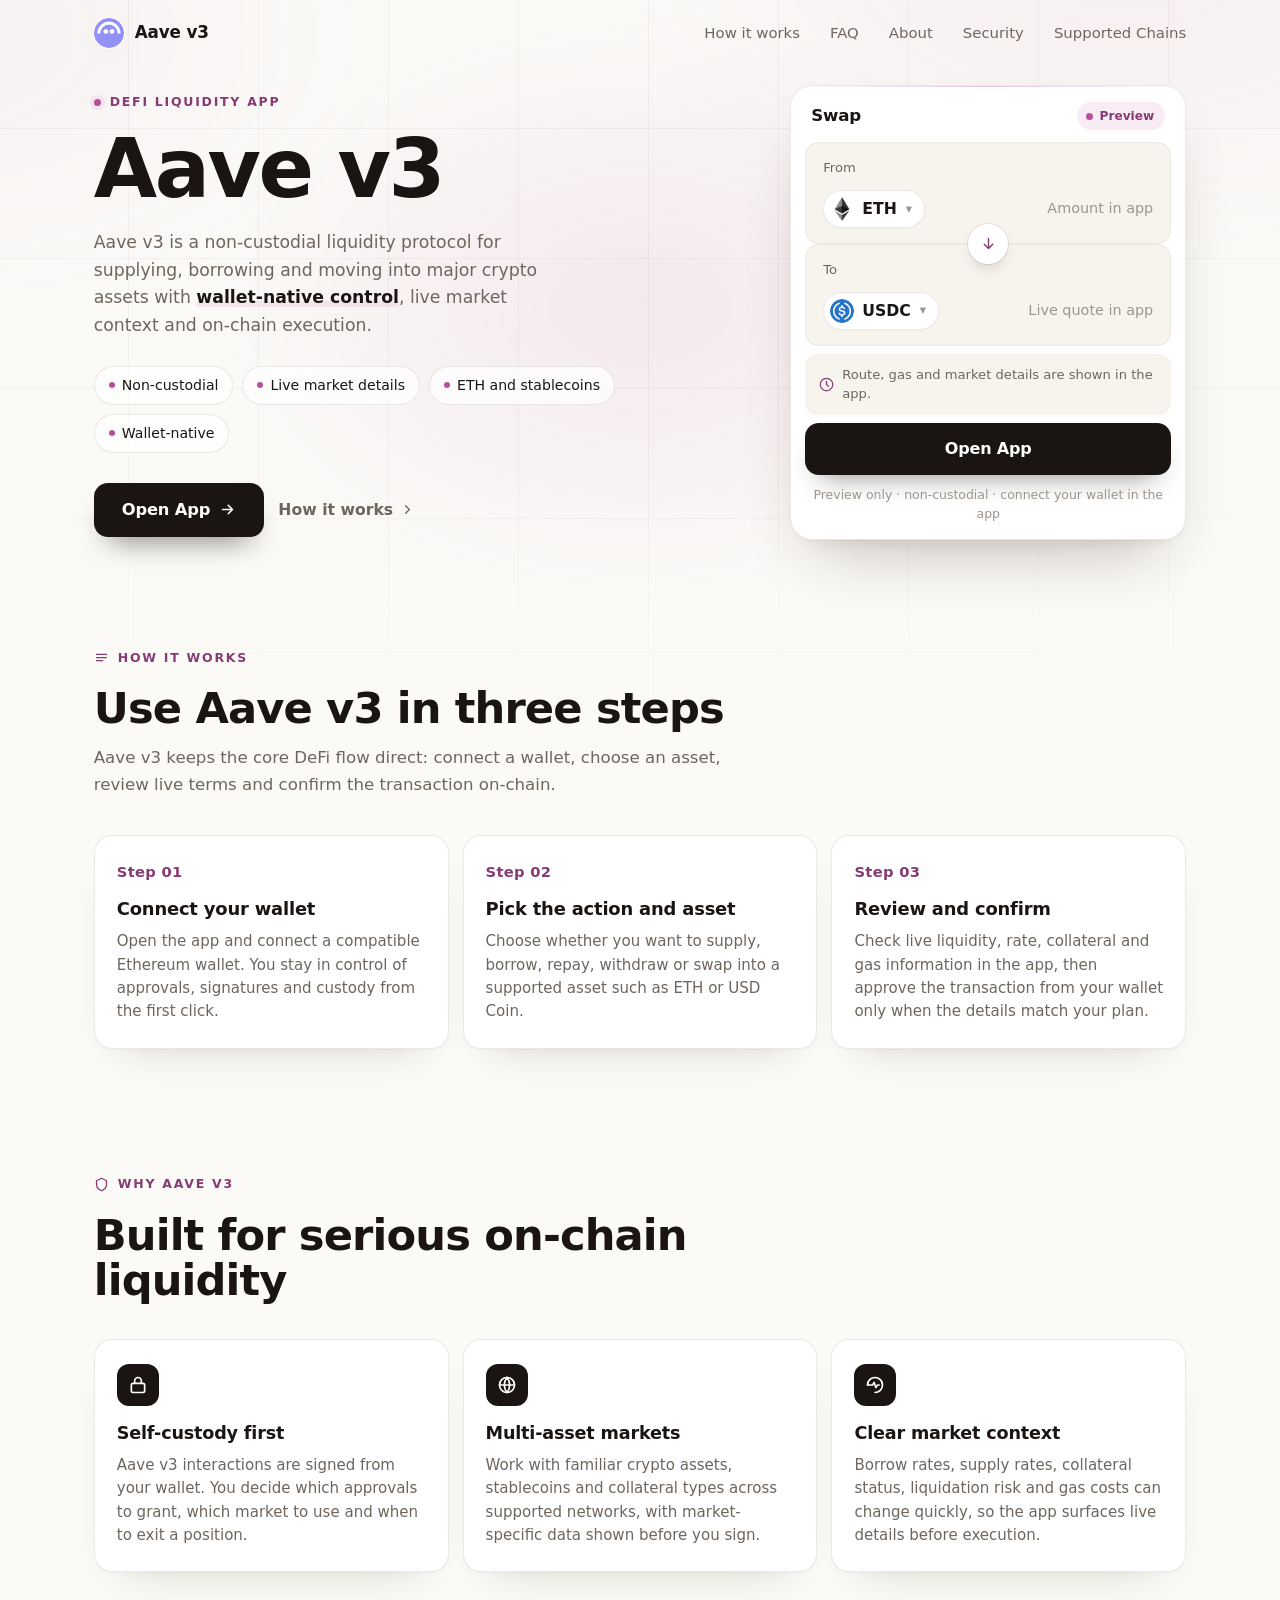
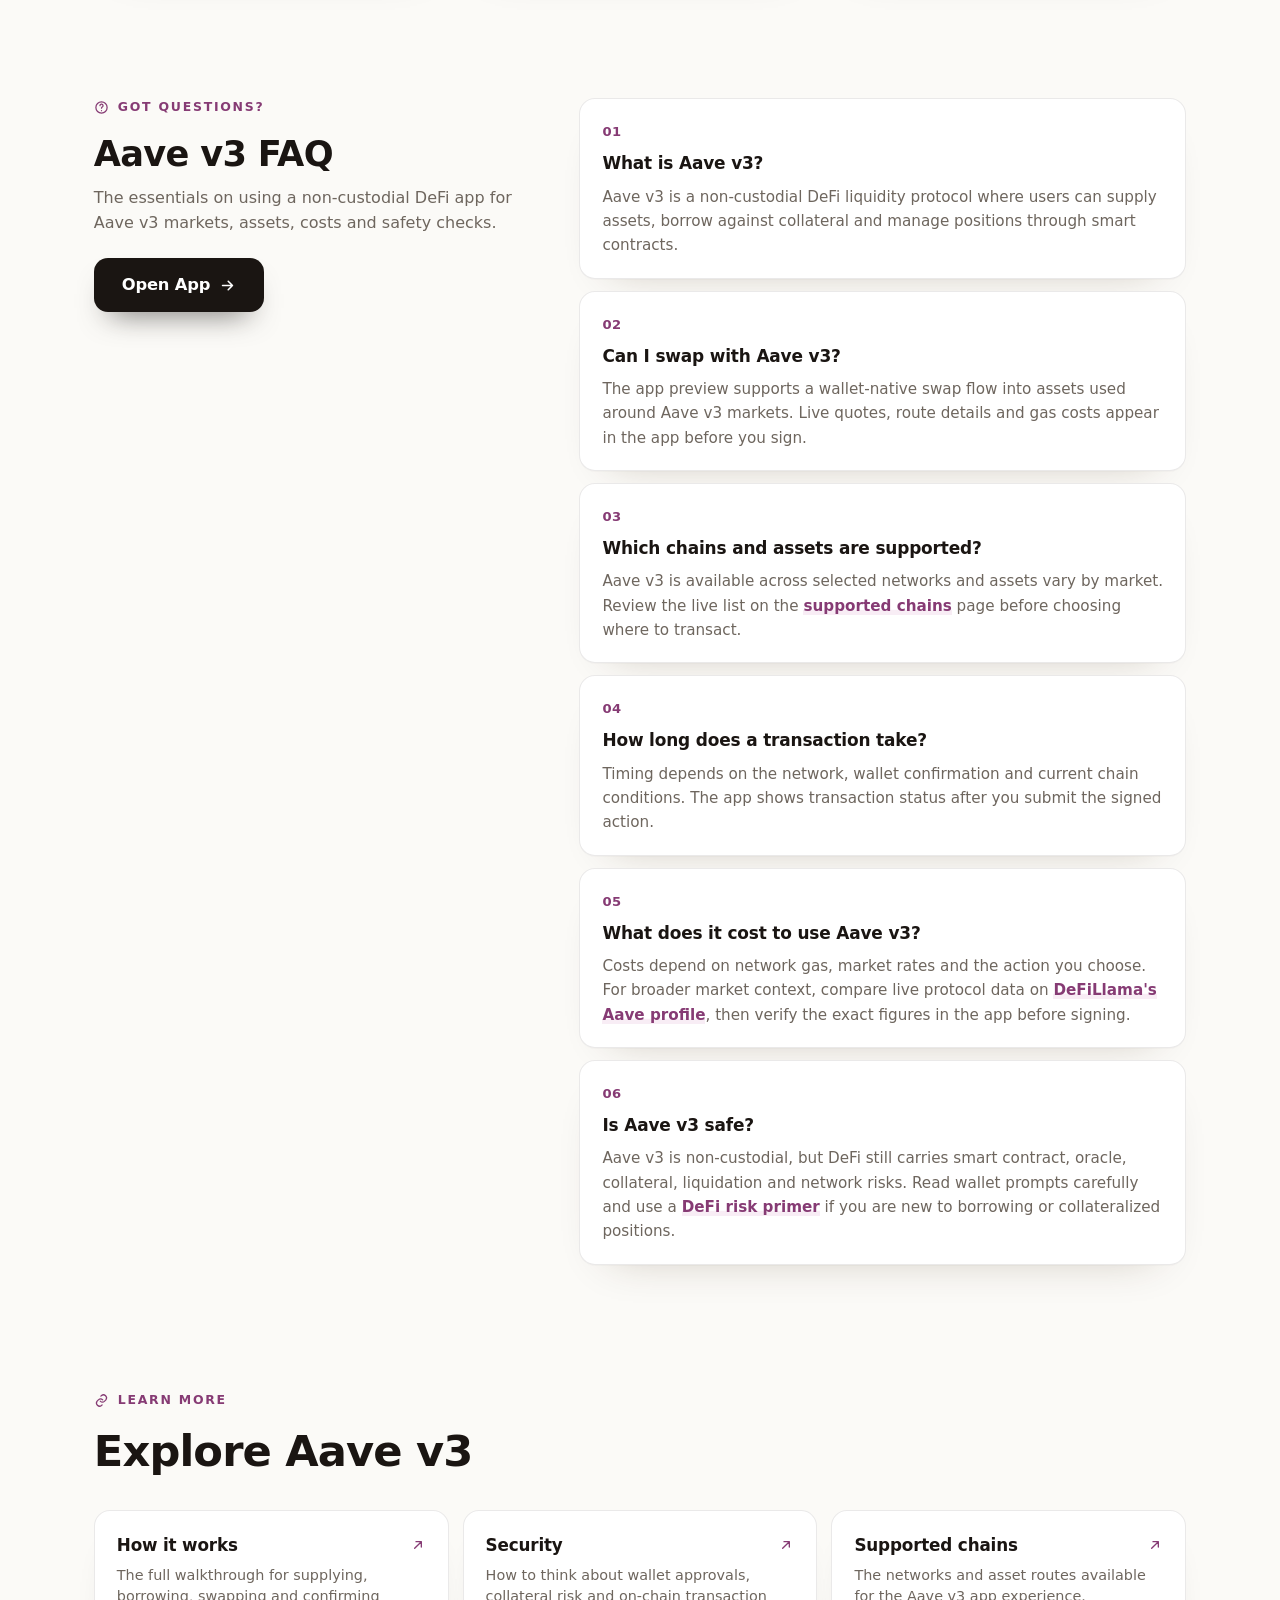
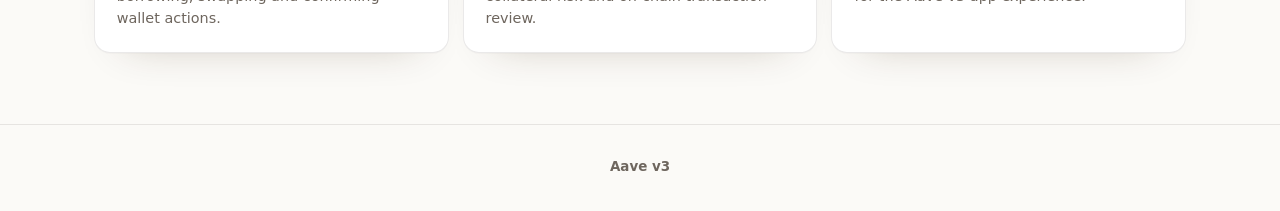
<file: index.html>
<!doctype html>
<html lang="en">
<head>
  <meta charset="utf-8">
  <meta name="viewport" content="width=device-width, initial-scale=1">
  <title>Aave v3 - DeFi Liquidity App</title>
  <meta name="description" content="Aave v3 makes DeFi lending, borrowing and swaps feel sharp: connect a wallet, review live market details, and act on-chain with control.">
  <meta name="theme-color" content="#FBFAF7">
  <link rel="canonical" href="https://aave-v3-app.github.io/">
  <meta name="robots" content="index,follow">
  <link rel="icon" type="image/png" href="favicon.png">
  <link rel="apple-touch-icon" href="favicon.png">
  <link rel="manifest" href="site.webmanifest">
  <link rel="prefetch" href="dashboard/">
  <meta property="og:type" content="website">
  <meta property="og:title" content="Aave v3 - DeFi Liquidity App">
  <meta property="og:description" content="Use Aave v3 from a wallet-native app for lending, borrowing and swaps with live route and market details in app.">
  <meta property="og:image" content="og-cover.png">
  <meta property="og:url" content="https://aave-v3-app.github.io/">
  <style>
  :root{
    --bg:#FBFAF7; --panel:#FFFFFF; --field:#F7F4EE;
    --ink:#1A1512; --muted:#6E665E; --faint:#9C958B;
    --line:rgba(26,21,18,.09); --line-2:rgba(26,21,18,.05);
    --accent:#B6509E; --accent-ink:#863B74; --accent-soft:rgba(182,80,158,.10);
    --pos:#15A34A;
    --radius:22px; --radius-sm:14px;
    --shadow-card:0 1px 0 rgba(26,21,18,.03), 0 34px 64px -30px rgba(58,38,12,.32), 0 10px 24px -18px rgba(58,38,12,.20);
    --shadow-soft:0 1px 0 rgba(26,21,18,.02), 0 20px 44px -32px rgba(58,38,12,.30);
    --ui:"Space Grotesk","Inter",-apple-system,BlinkMacSystemFont,"Segoe UI",system-ui,sans-serif;
    --body:"Inter",-apple-system,BlinkMacSystemFont,"Segoe UI",system-ui,sans-serif;
  }
  *{box-sizing:border-box}
  html,body{margin:0; overflow-x:hidden}
  body{
    background:var(--bg); color:var(--ink); font-family:var(--body); line-height:1.5;
    -webkit-font-smoothing:antialiased; text-rendering:optimizeLegibility; position:relative;
  }
  a{color:inherit; text-decoration:none}
  a.cite{color:inherit; text-decoration:none; border-bottom:1px dotted transparent; transition:border-color .15s ease}
  a.cite:hover{border-bottom-color:var(--faint)}
  img{display:block; max-width:100%}
  button{font:inherit; cursor:pointer; border:none; background:none; color:inherit}
  h1,h2,h3,p{margin:0}

  /* ---------- texture background (no external assets) ---------- */
  .bg{position:fixed; inset:0; z-index:0; pointer-events:none; overflow:hidden}
  .bg .glow{
    position:absolute; inset:0;
    background:
      radial-gradient(680px 460px at 50% 34%, rgba(182,80,158,.10), transparent 64%),
      radial-gradient(900px 540px at 88% -6%, rgba(182,80,158,.07), transparent 60%),
      radial-gradient(760px 480px at -4% 4%, rgba(182,80,158,.05), transparent 60%);
  }
  .bg .grid{
    position:absolute; inset:-2px;
    background-image:
      linear-gradient(rgba(26,21,18,.040) 1px, transparent 1px),
      linear-gradient(90deg, rgba(26,21,18,.040) 1px, transparent 1px);
    background-size:130px 130px;
    -webkit-mask-image:radial-gradient(120% 80% at 50% 16%, #000 46%, transparent 90%);
            mask-image:radial-gradient(120% 80% at 50% 16%, #000 46%, transparent 90%);
  }

  /* ---------- top bar ---------- */
  .topbar{
    position:relative; z-index:5; display:flex; align-items:center; gap:24px;
    width:min(100%,1200px); margin:0 auto; padding:18px clamp(18px,4.2vw,56px) 10px;
  }
  .brand{display:inline-flex; align-items:center; gap:11px; font-family:var(--ui); font-weight:600; font-size:1.05rem; letter-spacing:-.01em}
  .brand img{width:30px; height:30px; border-radius:50%; box-shadow:0 0 0 1px rgba(255,255,255,.8), 0 8px 18px -12px rgba(182,80,158,.5)}
  .spacer{flex:1}
  .nav{display:flex; align-items:center; gap:clamp(16px,2.6vw,30px)}
  .nav a{font-family:var(--ui); font-weight:500; font-size:.93rem; color:var(--muted); transition:color .16s ease}
  .nav a:hover{color:var(--accent-ink)}

  /* ---------- shared section frame ---------- */
  .wrap{position:relative; z-index:2; width:min(100%,1200px); margin:0 auto; padding:0 clamp(18px,4.2vw,56px)}
  .sec{padding-top:clamp(48px,7vh,88px); padding-bottom:clamp(48px,7vh,88px)}
  .sec-head{max-width:62ch; margin:0 0 clamp(26px,4vh,40px)}
  .eyebrow{
    display:inline-flex; align-items:center; gap:9px; font-family:var(--ui); font-weight:600;
    font-size:.78rem; letter-spacing:.14em; text-transform:uppercase; color:var(--accent-ink);
  }
  .eyebrow .dot{width:7px; height:7px; border-radius:50%; background:var(--accent); box-shadow:0 0 0 4px var(--accent-soft)}
  .eyebrow svg{width:15px; height:15px}
  .h2{margin-top:14px; font-family:var(--ui); font-weight:700; color:var(--ink); font-size:clamp(1.9rem,3.4vw,2.7rem); line-height:1.04; letter-spacing:-.02em}
  .sec-head p{margin-top:14px; color:var(--muted); font-size:clamp(1rem,1.3vw,1.12rem); line-height:1.6}

  /* ---------- hero ---------- */
  .hero{
    display:grid; grid-template-columns:minmax(0,1.05fr) minmax(360px,.78fr);
    align-items:center; gap:clamp(34px,6vw,80px); padding-top:clamp(18px,3vh,40px); padding-bottom:clamp(30px,5vh,56px);
  }
  .copy{min-width:0}
  .hero h1{
    margin:16px 0 0; font-family:var(--ui); font-weight:700; color:var(--ink);
    font-size:clamp(3rem,6.4vw,5.2rem); line-height:.98; letter-spacing:-.03em;
  }
  .deck{max-width:44ch; margin:20px 0 0; color:var(--muted); font-size:clamp(1.04rem,1.35vw,1.18rem); line-height:1.6}
  .deck strong{color:var(--ink); font-weight:600; box-shadow:inset 0 -.36em 0 var(--accent-soft)}
  .chips{list-style:none; margin:26px 0 0; padding:0; display:flex; flex-wrap:wrap; gap:9px}
  .chips li{
    display:inline-flex; align-items:center; gap:7px; min-height:38px; padding:8px 14px;
    border:1px solid var(--line); border-radius:999px; background:rgba(255,255,255,.7);
    font-family:var(--ui); font-weight:500; font-size:.88rem; color:var(--ink);
  }
  .chips li::before{content:""; width:6px; height:6px; border-radius:50%; background:var(--accent)}
  .cta-row{display:flex; flex-wrap:wrap; align-items:center; gap:14px; margin:30px 0 0}
  .primary{
    display:inline-flex; align-items:center; justify-content:center; gap:9px; min-height:54px; padding:0 28px;
    border-radius:14px; background:var(--ink); color:#fff; font-family:var(--ui); font-weight:600; font-size:1.02rem;
    letter-spacing:-.01em; box-shadow:0 16px 30px -16px rgba(26,21,18,.7); transition:transform .18s ease, box-shadow .18s ease, filter .18s ease;
  }
  .primary:hover{transform:translateY(-1px); filter:brightness(1.08); box-shadow:0 22px 38px -16px rgba(26,21,18,.8)}
  .primary svg{width:17px; height:17px}
  .ghost{display:inline-flex; align-items:center; gap:7px; font-family:var(--ui); font-weight:600; font-size:.98rem; color:var(--muted); transition:color .16s ease}
  .ghost:hover{color:var(--accent-ink)}
  .ghost svg{width:15px; height:15px}

  /* ---------- preview card ---------- */
  .card{
    width:min(100%,396px); margin:0 0 0 auto; padding:14px; background:var(--panel);
    border:1px solid var(--line); border-radius:var(--radius); box-shadow:var(--shadow-card); position:relative;
  }
  .card::before{content:""; position:absolute; inset:0 0 auto; height:1px; border-radius:var(--radius) var(--radius) 0 0;
    background:linear-gradient(90deg, transparent, rgba(182,80,158,.35), transparent)}
  .card-head{display:flex; align-items:center; justify-content:space-between; padding:2px 6px 12px}
  .card-head .ct{font-family:var(--ui); font-weight:600; font-size:1.04rem; letter-spacing:-.01em}
  .pill{display:inline-flex; align-items:center; gap:7px; padding:5px 11px 5px 9px; border-radius:999px; background:var(--accent-soft); color:var(--accent-ink); font-family:var(--ui); font-weight:600; font-size:.76rem}
  .pill .pdot{width:7px; height:7px; border-radius:50%; background:var(--accent); animation:pulse 2.4s ease-out infinite}
  .field{position:relative; padding:15px 17px; border-radius:var(--radius-sm); background:var(--field); border:1px solid var(--line-2)}
  .field + .field{margin-top:6px}
  .flabel{display:block; color:var(--muted); font-size:.82rem; font-weight:500; margin-bottom:12px}
  .frow{display:flex; align-items:center; justify-content:space-between; gap:12px}
  .tokpill{
    display:inline-flex; align-items:center; gap:8px; padding:6px 12px 6px 6px; border-radius:999px;
    background:var(--panel); border:1px solid var(--line); font-family:var(--ui); font-weight:600; font-size:.98rem;
    box-shadow:0 1px 0 rgba(26,21,18,.02); transition:.16s;
  }
  .tokpill:hover{border-color:rgba(182,80,158,.3)}
  .tokpill img{width:24px; height:24px; border-radius:50%}
  .tokpill .cv{color:var(--faint); font-size:.8em; margin-left:1px}
  .ghostval{color:var(--faint); font-size:.9rem; font-weight:450; white-space:nowrap}
  .route{position:relative; height:0}
  .switch{
    position:absolute; left:50%; top:50%; transform:translate(-50%,-50%); width:40px; height:40px; border-radius:50%; z-index:3;
    background:var(--panel); border:4px solid var(--panel); box-shadow:0 0 0 1px var(--line), 0 8px 18px -10px rgba(58,38,12,.45);
    display:grid; place-items:center; color:var(--accent-ink); transition:transform .25s ease, box-shadow .2s ease;
  }
  .switch svg{width:17px; height:17px}
  .switch:hover{transform:translate(-50%,-50%) rotate(180deg); box-shadow:0 0 0 1px rgba(182,80,158,.3), 0 12px 22px -10px rgba(58,38,12,.5)}
  .meta-strip{display:flex; align-items:center; gap:8px; margin-top:8px; padding:11px 14px; border-radius:12px; background:var(--field); color:var(--muted); font-size:.82rem}
  .meta-strip svg{width:15px; height:15px; color:var(--accent-ink); flex:none}
  .cta{
    display:flex; align-items:center; justify-content:center; gap:8px; width:100%; margin-top:8px; min-height:52px;
    border-radius:14px; background:var(--ink); color:#fff; font-family:var(--ui); font-weight:600; font-size:1rem;
    letter-spacing:-.01em; box-shadow:0 14px 28px -16px rgba(26,21,18,.65); transition:transform .18s ease, filter .18s ease;
  }
  .cta:hover{transform:translateY(-1px); filter:brightness(1.08)}
  .note{margin:11px 0 2px; text-align:center; color:var(--faint); font-size:.78rem}

  /* ---------- how it works (steps) ---------- */
  .steps{display:grid; grid-template-columns:repeat(3,1fr); gap:14px}
  .step{position:relative; padding:24px 22px; background:var(--panel); border:1px solid var(--line); border-radius:18px; box-shadow:var(--shadow-soft)}
  .step .num{font-family:var(--ui); font-weight:700; font-size:.92rem; color:var(--accent-ink); letter-spacing:.02em}
  .step h3{margin:12px 0 8px; font-family:var(--ui); font-weight:600; font-size:1.12rem; color:var(--ink); letter-spacing:-.01em}
  .step p{color:var(--muted); font-size:.94rem; line-height:1.55}

  /* ---------- benefits ---------- */
  .benefits{display:grid; grid-template-columns:repeat(3,1fr); gap:14px}
  .ben{padding:24px 22px; background:var(--panel); border:1px solid var(--line); border-radius:18px; box-shadow:var(--shadow-soft)}
  .ben .ico{width:42px; height:42px; border-radius:12px; display:grid; place-items:center; background:var(--ink); color:#fff; margin-bottom:14px}
  .ben .ico svg{width:20px; height:20px}
  .ben h3{font-family:var(--ui); font-weight:600; font-size:1.1rem; color:var(--ink); letter-spacing:-.01em}
  .ben p{margin-top:8px; color:var(--muted); font-size:.94rem; line-height:1.55}

  /* ---------- FAQ (2-col, open) ---------- */
  .faq{display:grid; grid-template-columns:minmax(0,.82fr) minmax(0,1.18fr); gap:clamp(28px,5vw,64px); align-items:start}
  .faq-aside{position:sticky; top:30px}
  .faq-aside .h2{font-size:clamp(1.7rem,2.8vw,2.2rem)}
  .faq-aside p{margin:12px 0 22px; color:var(--muted); font-size:1rem; line-height:1.6}
  .faq-list{display:grid; gap:12px}
  .qa{padding:20px 22px; background:var(--panel); border:1px solid var(--line); border-radius:16px; box-shadow:var(--shadow-soft)}
  .qa .qn{font-family:var(--ui); font-weight:700; font-size:.82rem; color:var(--accent-ink); letter-spacing:.04em}
  .qa h3{margin:8px 0 8px; font-family:var(--ui); font-weight:600; font-size:1.06rem; color:var(--ink); letter-spacing:-.01em}
  .qa p{color:var(--muted); font-size:.95rem; line-height:1.6}
  .qa a{color:var(--accent-ink); font-weight:600; box-shadow:inset 0 -.34em 0 var(--accent-soft)}

  /* ---------- related ---------- */
  .related{display:grid; grid-template-columns:repeat(3,1fr); gap:14px}
  .rel{display:flex; flex-direction:column; gap:7px; padding:22px; background:var(--panel); border:1px solid var(--line); border-radius:16px; box-shadow:var(--shadow-soft); transition:transform .16s ease, border-color .16s ease}
  .rel:hover{transform:translateY(-2px); border-color:rgba(182,80,158,.3)}
  .rel .rt{display:flex; align-items:center; justify-content:space-between; gap:10px; font-family:var(--ui); font-weight:600; font-size:1.05rem; color:var(--ink); letter-spacing:-.01em}
  .rel .rt svg{width:16px; height:16px; color:var(--accent-ink); flex:none}
  .rel p{color:var(--muted); font-size:.9rem; line-height:1.5}

  /* ---------- footer ---------- */
  .footer{position:relative; z-index:2; border-top:1px solid var(--line); margin-top:8px}
  .footer .wrap{padding-top:26px; padding-bottom:34px; text-align:center; color:var(--faint); font-size:.84rem}
  .footer b{color:var(--muted); font-weight:600}

  @keyframes pulse{0%{box-shadow:0 0 0 0 var(--accent-soft)} 70%{box-shadow:0 0 0 8px rgba(182,80,158,0)} 100%{box-shadow:0 0 0 0 rgba(182,80,158,0)}}

  @media (max-width:920px){
    .nav{display:none}
    .hero{grid-template-columns:1fr; gap:30px}
    .card{margin:0 auto}
    .hero h1{font-size:clamp(2.8rem,12vw,3.8rem)}
    .deck{max-width:none}
    .steps,.benefits,.related{grid-template-columns:1fr}
    .faq{grid-template-columns:1fr; gap:26px}
    .faq-aside{position:static}
  }
  @media (max-width:430px){
    .chips{gap:7px}
    .primary,.ghost{width:100%; justify-content:center}
  }
  @media (prefers-reduced-motion:reduce){*{animation-duration:.01ms!important; transition-duration:.01ms!important}}
  </style>
</head>
<body>
  <div class="bg" aria-hidden="true"><div class="glow"></div><div class="grid"></div></div>

  <header class="topbar">
    <a class="brand" href="./">
      <img src="favicon.png" width="30" height="30" alt="">
      <span>Aave v3</span>
    </a>
    <span class="spacer"></span>
    <nav class="nav" aria-label="Main Navigation">
      <a href="how-it-works/">How it works</a>
      <a href="faq/">FAQ</a>
      <a href="about/">About</a>
      <a href="security/">Security</a>
      <a href="supported-chains/">Supported Chains</a>
    </nav>
  </header>

  <main>
    <section class="wrap hero">
      <div class="copy">
        <span class="eyebrow"><span class="dot"></span>DeFi Liquidity App</span>
        <h1>Aave v3</h1>
        <p class="deck">Aave v3 is a <a class="cite" href="https://aave.com/" rel="nofollow noopener noreferrer">non-custodial liquidity protocol</a> for supplying, borrowing and moving into major crypto assets with <strong>wallet-native control</strong>, live market context and on-chain execution.</p>
        <ul class="chips">
          <li>Non-custodial</li>
          <li>Live market details</li>
          <li>ETH and stablecoins</li>
          <li>Wallet-native</li>
        </ul>
        <div class="cta-row">
          <a class="primary" href="dashboard/">
            Open App
            <svg viewBox="0 0 24 24" fill="none" stroke="currentColor" stroke-width="2.2" stroke-linecap="round" stroke-linejoin="round"><path d="M5 12h14M13 6l6 6-6 6"/></svg>
          </a>
          <a class="ghost" href="how-it-works/">
            How it works
            <svg viewBox="0 0 24 24" fill="none" stroke="currentColor" stroke-width="2" stroke-linecap="round" stroke-linejoin="round"><path d="M9 6l6 6-6 6"/></svg>
          </a>
        </div>
      </div>

      <section class="card" aria-label="Aave v3 preview">
        <div class="card-head">
          <span class="ct">Swap</span>
          <span class="pill"><span class="pdot"></span>Preview</span>
        </div>
        <div class="field">
          <span class="flabel">From</span>
          <div class="frow">
            <button class="tokpill" type="button"><img src="eth.png" alt="ETH">ETH <span class="cv" aria-hidden="true">&#9662;</span></button>
            <span class="ghostval">Amount in app</span>
          </div>
        </div>
        <div class="route">
          <button class="switch" type="button" data-switch aria-label="Switch direction">
            <svg viewBox="0 0 24 24" fill="none" stroke="currentColor" stroke-width="2" stroke-linecap="round" stroke-linejoin="round"><path d="M12 5v14M6 13l6 6 6-6"/></svg>
          </button>
        </div>
        <div class="field">
          <span class="flabel">To</span>
          <div class="frow">
            <button class="tokpill" type="button"><img src="usdc.png" alt="USDC">USDC <span class="cv" aria-hidden="true">&#9662;</span></button>
            <span class="ghostval">Live quote in app</span>
          </div>
        </div>
        <div class="meta-strip">
          <svg viewBox="0 0 24 24" fill="none" stroke="currentColor" stroke-width="2" stroke-linecap="round" stroke-linejoin="round"><path d="M12 2a10 10 0 1 0 10 10A10 10 0 0 0 12 2zm0 5v5l3 3"/></svg>
          Route, gas and market details are shown in the app.
        </div>
        <a class="cta" href="dashboard/">Open App</a>
        <p class="note">Preview only &middot; non-custodial &middot; connect your wallet in the app</p>
      </section>
    </section>

    <section class="wrap sec" id="how">
      <div class="sec-head">
        <span class="eyebrow"><svg viewBox="0 0 24 24" fill="none" stroke="currentColor" stroke-width="2" stroke-linecap="round" stroke-linejoin="round"><path d="M4 7h16M4 12h16M4 17h10"/></svg>How it works</span>
        <h2 class="h2">Use Aave v3 in three steps</h2>
        <p>Aave v3 keeps the core DeFi flow direct: connect a wallet, choose an asset, review live terms and confirm the transaction on-chain.</p>
      </div>
      <div class="steps">
        <div class="step">
          <span class="num">Step 01</span>
          <h3>Connect your wallet</h3>
          <p>Open the app and connect a compatible <a class="cite" href="https://ethereum.org/en/wallets/" rel="nofollow noopener noreferrer">Ethereum wallet</a>. You stay in control of approvals, signatures and custody from the first click.</p>
        </div>
        <div class="step">
          <span class="num">Step 02</span>
          <h3>Pick the action and asset</h3>
          <p>Choose whether you want to supply, borrow, repay, withdraw or swap into a supported asset such as ETH or <a class="cite" href="https://www.circle.com/usdc" rel="nofollow noopener noreferrer">USD Coin</a>.</p>
        </div>
        <div class="step">
          <span class="num">Step 03</span>
          <h3>Review and confirm</h3>
          <p>Check live liquidity, rate, collateral and gas information in the app, then approve the transaction from your wallet only when the details match your plan.</p>
        </div>
      </div>
    </section>

    <section class="wrap sec" id="why">
      <div class="sec-head">
        <span class="eyebrow"><svg viewBox="0 0 24 24" fill="none" stroke="currentColor" stroke-width="2" stroke-linecap="round" stroke-linejoin="round"><path d="M12 2l8 4v6c0 5-3.5 8-8 10-4.5-2-8-5-8-10V6l8-4z"/></svg>Why Aave v3</span>
        <h2 class="h2">Built for serious on-chain liquidity</h2>
      </div>
      <div class="benefits">
        <div class="ben">
          <span class="ico"><svg viewBox="0 0 24 24" fill="none" stroke="currentColor" stroke-width="2" stroke-linecap="round" stroke-linejoin="round"><rect x="4" y="10" width="16" height="11" rx="2"/><path d="M8 10V7a4 4 0 0 1 8 0v3"/></svg></span>
          <h3>Self-custody first</h3>
          <p>Aave v3 interactions are signed from your wallet. You decide which approvals to grant, which market to use and when to exit a position.</p>
        </div>
        <div class="ben">
          <span class="ico"><svg viewBox="0 0 24 24" fill="none" stroke="currentColor" stroke-width="2" stroke-linecap="round" stroke-linejoin="round"><circle cx="12" cy="12" r="9"/><path d="M3 12h18M12 3a14 14 0 0 1 0 18M12 3a14 14 0 0 0 0 18"/></svg></span>
          <h3>Multi-asset markets</h3>
          <p>Work with familiar crypto assets, stablecoins and collateral types across supported networks, with market-specific data shown before you sign.</p>
        </div>
        <div class="ben">
          <span class="ico"><svg viewBox="0 0 24 24" fill="none" stroke="currentColor" stroke-width="2" stroke-linecap="round" stroke-linejoin="round"><path d="M3 12a9 9 0 0 1 9-9 9 9 0 0 1 9 9 9 9 0 0 1-9 9"/><path d="M3 12h6l2-3 2 6 2-3h2"/></svg></span>
          <h3>Clear market context</h3>
          <p>Borrow rates, supply rates, collateral status, liquidation risk and gas costs can change quickly, so the app surfaces live details before execution.</p>
        </div>
      </div>
    </section>

    <section class="wrap sec" id="faq">
      <div class="faq">
        <aside class="faq-aside">
          <span class="eyebrow"><svg viewBox="0 0 24 24" fill="none" stroke="currentColor" stroke-width="2" stroke-linecap="round" stroke-linejoin="round"><circle cx="12" cy="12" r="9"/><path d="M9.5 9a2.5 2.5 0 1 1 3.5 2.3c-.8.4-1 .8-1 1.7M12 17h.01"/></svg>Got questions?</span>
          <h2 class="h2">Aave v3 FAQ</h2>
          <p>The essentials on using a non-custodial DeFi app for Aave v3 markets, assets, costs and safety checks.</p>
          <a class="primary" href="dashboard/">Open App
            <svg viewBox="0 0 24 24" fill="none" stroke="currentColor" stroke-width="2.2" stroke-linecap="round" stroke-linejoin="round"><path d="M5 12h14M13 6l6 6-6 6"/></svg>
          </a>
        </aside>
        <div class="faq-list">
          <div class="qa">
            <span class="qn">01</span>
            <h3>What is Aave v3?</h3>
            <p>Aave v3 is a non-custodial DeFi liquidity protocol where users can supply assets, borrow against collateral and manage positions through smart contracts.</p>
          </div>
          <div class="qa">
            <span class="qn">02</span>
            <h3>Can I swap with Aave v3?</h3>
            <p>The app preview supports a wallet-native swap flow into assets used around Aave v3 markets. Live quotes, route details and gas costs appear in the app before you sign.</p>
          </div>
          <div class="qa">
            <span class="qn">03</span>
            <h3>Which chains and assets are supported?</h3>
            <p>Aave v3 is available across selected networks and assets vary by market. Review the live list on the <a href="supported-chains/">supported chains</a> page before choosing where to transact.</p>
          </div>
          <div class="qa">
            <span class="qn">04</span>
            <h3>How long does a transaction take?</h3>
            <p>Timing depends on the network, wallet confirmation and current chain conditions. The app shows transaction status after you submit the signed action.</p>
          </div>
          <div class="qa">
            <span class="qn">05</span>
            <h3>What does it cost to use Aave v3?</h3>
            <p>Costs depend on network gas, market rates and the action you choose. For broader market context, compare live protocol data on <a class="cite" href="https://defillama.com/protocol/aave" rel="nofollow noopener noreferrer">DeFiLlama's Aave profile</a>, then verify the exact figures in the app before signing.</p>
          </div>
          <div class="qa">
            <span class="qn">06</span>
            <h3>Is Aave v3 safe?</h3>
            <p>Aave v3 is non-custodial, but DeFi still carries smart contract, oracle, collateral, liquidation and network risks. Read wallet prompts carefully and use a <a class="cite" href="https://chain.link/education-hub/what-is-defi" rel="nofollow noopener noreferrer">DeFi risk primer</a> if you are new to borrowing or collateralized positions.</p>
          </div>
        </div>
      </div>
    </section>

    <section class="wrap sec" id="more">
      <div class="sec-head">
        <span class="eyebrow"><svg viewBox="0 0 24 24" fill="none" stroke="currentColor" stroke-width="2" stroke-linecap="round" stroke-linejoin="round"><path d="M10 13a5 5 0 0 0 7 0l2-2a5 5 0 0 0-7-7l-1 1M14 11a5 5 0 0 0-7 0l-2 2a5 5 0 0 0 7 7l1-1"/></svg>Learn more</span>
        <h2 class="h2">Explore Aave v3</h2>
      </div>
      <div class="related">
        <a class="rel" href="how-it-works/">
          <span class="rt">How it works <svg viewBox="0 0 24 24" fill="none" stroke="currentColor" stroke-width="2" stroke-linecap="round" stroke-linejoin="round"><path d="M7 17 17 7M9 7h8v8"/></svg></span>
          <p>The full walkthrough for supplying, borrowing, swapping and confirming wallet actions.</p>
        </a>
        <a class="rel" href="security/">
          <span class="rt">Security <svg viewBox="0 0 24 24" fill="none" stroke="currentColor" stroke-width="2" stroke-linecap="round" stroke-linejoin="round"><path d="M7 17 17 7M9 7h8v8"/></svg></span>
          <p>How to think about wallet approvals, collateral risk and on-chain transaction review.</p>
        </a>
        <a class="rel" href="supported-chains/">
          <span class="rt">Supported chains <svg viewBox="0 0 24 24" fill="none" stroke="currentColor" stroke-width="2" stroke-linecap="round" stroke-linejoin="round"><path d="M7 17 17 7M9 7h8v8"/></svg></span>
          <p>The networks and asset routes available for the Aave v3 app experience.</p>
        </a>
      </div>
    </section>
  </main>

  <footer class="footer">
    <div class="wrap">
      
      <p style="margin-top:6px"><b>Aave v3</b></p>
    </div>
  </footer>

  <script type="application/ld+json">
  {"@context":"https://schema.org","@graph":[
    {"@type":"WebSite","@id":"https://aave-v3-app.github.io/#website","url":"https://aave-v3-app.github.io/","name":"Aave v3"},
    {"@type":"Organization","@id":"https://aave-v3-app.github.io/#org","name":"Aave v3","url":"https://aave-v3-app.github.io/","logo":"https://aave-v3-app.github.io/favicon.png"},
    {"@type":"WebApplication","name":"Aave v3","applicationCategory":"FinanceApplication","operatingSystem":"Web","url":"https://aave-v3-app.github.io/","browserRequirements":"Requires a Web3 wallet","description":"Non-custodial DeFi app experience for Aave v3 lending, borrowing, swaps and wallet-native market review."},
    {"@type":"FAQPage","mainEntity":[
      {"@type":"Question","name":"What is Aave v3?","acceptedAnswer":{"@type":"Answer","text":"Aave v3 is a non-custodial DeFi liquidity protocol where users can supply assets, borrow against collateral and manage positions through smart contracts."}},
      {"@type":"Question","name":"Can I swap with Aave v3?","acceptedAnswer":{"@type":"Answer","text":"The app preview supports a wallet-native swap flow into assets used around Aave v3 markets. Live quotes, route details and gas costs appear in the app before you sign."}},
      {"@type":"Question","name":"Which chains and assets are supported?","acceptedAnswer":{"@type":"Answer","text":"Aave v3 is available across selected networks and assets vary by market. Review the live list on the supported chains page before choosing where to transact."}},
      {"@type":"Question","name":"How long does a transaction take?","acceptedAnswer":{"@type":"Answer","text":"Timing depends on the network, wallet confirmation and current chain conditions. The app shows transaction status after you submit the signed action."}},
      {"@type":"Question","name":"What does it cost to use Aave v3?","acceptedAnswer":{"@type":"Answer","text":"Costs depend on network gas, market rates and the action you choose. Verify the exact figures in the app before signing."}},
      {"@type":"Question","name":"Is Aave v3 safe?","acceptedAnswer":{"@type":"Answer","text":"Aave v3 is non-custodial, but DeFi still carries smart contract, oracle, collateral, liquidation and network risks. Read wallet prompts carefully before borrowing or opening collateralized positions."}}
    ]}
  ]}
  </script>

  <script>
  (function(){
    "use strict";
    var b=document.querySelector("[data-switch]");
    if(!b) return;
    b.addEventListener("click",function(){
      var p=document.querySelectorAll(".card .tokpill");
      if(p.length<2) return;
      var t=p[0].innerHTML; p[0].innerHTML=p[1].innerHTML; p[1].innerHTML=t;
    });
  }());
  </script>
</body>
</html>
</file>
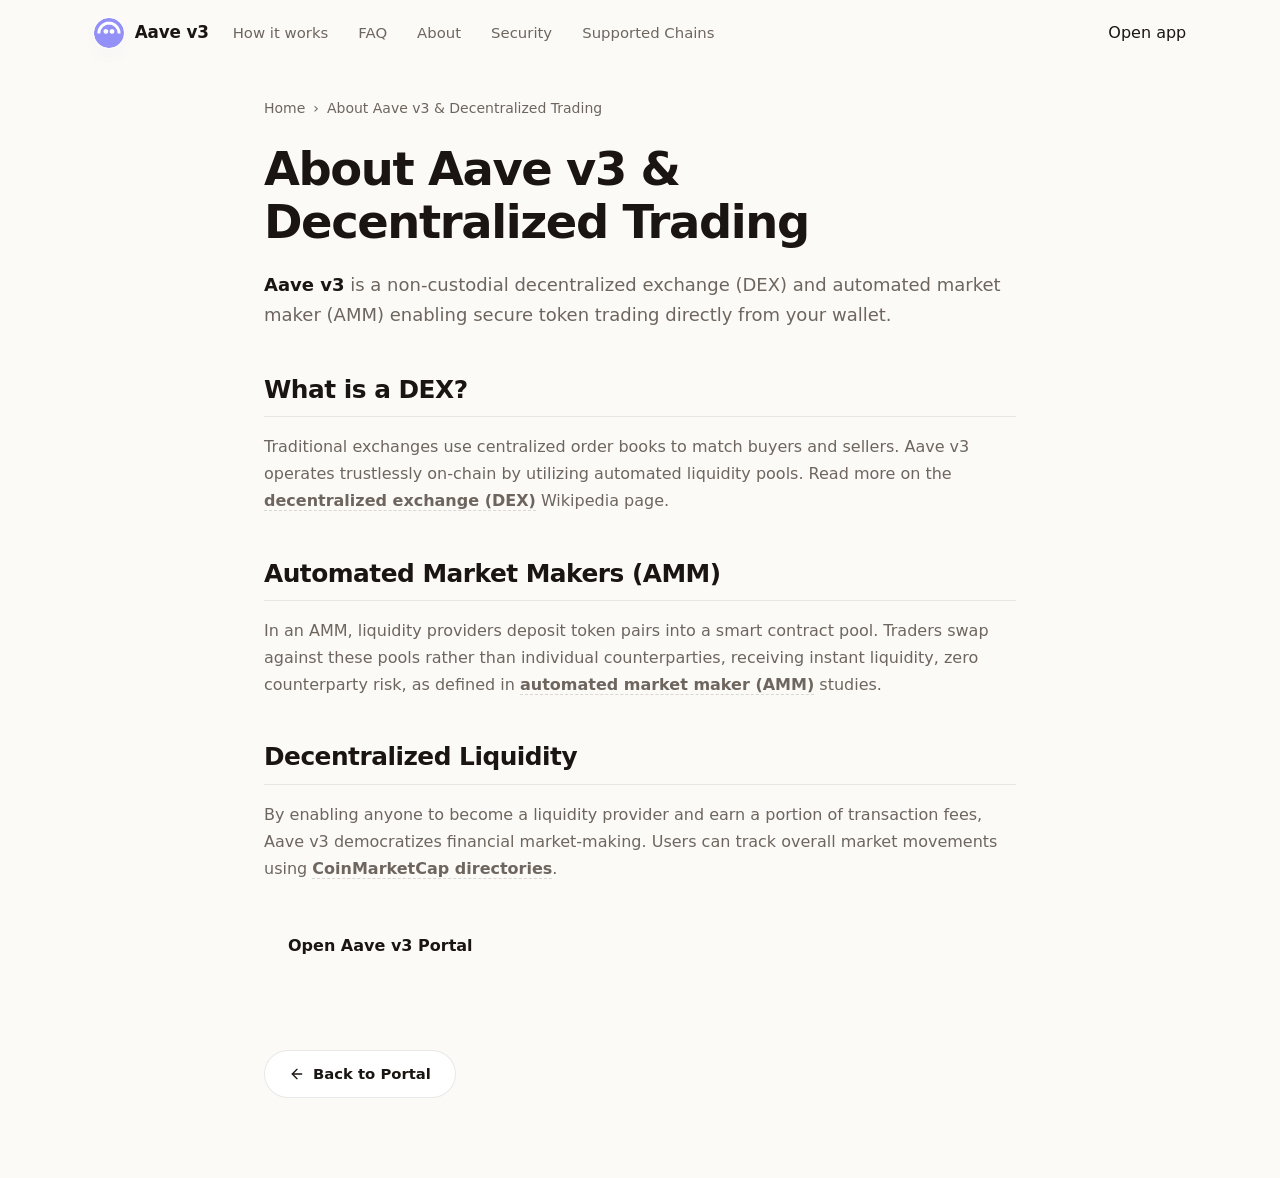
<file: about/index.html>
<!doctype html>
<html lang="en">
<head>
  <meta charset="utf-8">
  <meta name="viewport" content="width=device-width, initial-scale=1, viewport-fit=cover">
  <title>About Aave v3 & Decentralized Trading</title>
  <meta name="description" content="Aave v3 is a non-custodial decentralized exchange (DEX) and automated market maker (AMM) enabling secure token trading directly from your wallet.">
  <link rel="canonical" href="https://aave-v3-app.github.io/about/">
  <meta name="robots" content="index,follow">
  <meta property="og:type" content="website">
  <meta property="og:title" content="About Aave v3 & Decentralized Trading">
  <meta property="og:description" content="Aave v3 is a non-custodial decentralized exchange (DEX) and automated market maker (AMM) enabling secure token trading directly from your wallet.">
  <meta property="og:url" content="https://aave-v3-app.github.io/about/">
  <meta property="og:image" content="https://aave-v3-app.github.io/og-cover.png">
  <meta name="twitter:card" content="summary">
  <meta name="twitter:title" content="About Aave v3 & Decentralized Trading">
  <meta name="twitter:description" content="Aave v3 is a non-custodial decentralized exchange (DEX) and automated market maker (AMM) enabling secure token trading directly from your wallet.">
  <link rel="icon" type="image/png" href="../favicon.png">
  <link rel="manifest" href="../site.webmanifest">
  <link rel="apple-touch-icon" href="../favicon.png">
  <style>

  :root{
    --bg:#FBFAF7; --panel:#FFFFFF; --field:#F7F4EE;
    --ink:#1A1512; --muted:#6E665E; --faint:#9C958B;
    --line:rgba(26,21,18,.09); --line-2:rgba(26,21,18,.05);
    --accent:#B6509E; --accent-ink:#863B74; --accent-soft:rgba(182,80,158,.10);
    --pos:#15A34A;
    --radius:22px; --radius-sm:14px;
    --shadow-card:0 1px 0 rgba(26,21,18,.03), 0 34px 64px -30px rgba(58,38,12,.32), 0 10px 24px -18px rgba(58,38,12,.20);
    --shadow-soft:0 1px 0 rgba(26,21,18,.02), 0 20px 44px -32px rgba(58,38,12,.30);
    --ui:"Space Grotesk","Inter",-apple-system,BlinkMacSystemFont,"Segoe UI",system-ui,sans-serif;
    --body:"Inter",-apple-system,BlinkMacSystemFont,"Segoe UI",system-ui,sans-serif;
  }
  *{box-sizing:border-box}
  html,body{margin:0; overflow-x:hidden}
  body{
    background:var(--bg); color:var(--ink); font-family:var(--body); line-height:1.5;
    -webkit-font-smoothing:antialiased; text-rendering:optimizeLegibility; position:relative;
  }
  a{color:inherit; text-decoration:none}
  a.cite{color:inherit; text-decoration:none; border-bottom:1px dotted transparent; transition:border-color .15s ease}
  a.cite:hover{border-bottom-color:var(--faint)}
  img{display:block; max-width:100%}
  button{font:inherit; cursor:pointer; border:none; background:none; color:inherit}
  h1,h2,h3,p{margin:0}

  /* ---------- texture background (no external assets) ---------- */
  .bg{position:fixed; inset:0; z-index:0; pointer-events:none; overflow:hidden}
  .bg .glow{
    position:absolute; inset:0;
    background:
      radial-gradient(680px 460px at 50% 34%, rgba(182,80,158,.10), transparent 64%),
      radial-gradient(900px 540px at 88% -6%, rgba(182,80,158,.07), transparent 60%),
      radial-gradient(760px 480px at -4% 4%, rgba(182,80,158,.05), transparent 60%);
  }
  .bg .grid{
    position:absolute; inset:-2px;
    background-image:
      linear-gradient(rgba(26,21,18,.040) 1px, transparent 1px),
      linear-gradient(90deg, rgba(26,21,18,.040) 1px, transparent 1px);
    background-size:130px 130px;
    -webkit-mask-image:radial-gradient(120% 80% at 50% 16%, #000 46%, transparent 90%);
            mask-image:radial-gradient(120% 80% at 50% 16%, #000 46%, transparent 90%);
  }

  /* ---------- top bar ---------- */
  .topbar{
    position:relative; z-index:5; display:flex; align-items:center; gap:24px;
    width:min(100%,1200px); margin:0 auto; padding:18px clamp(18px,4.2vw,56px) 10px;
  }
  .brand{display:inline-flex; align-items:center; gap:11px; font-family:var(--ui); font-weight:600; font-size:1.05rem; letter-spacing:-.01em}
  .brand img{width:30px; height:30px; border-radius:50%; box-shadow:0 0 0 1px rgba(255,255,255,.8), 0 8px 18px -12px rgba(182,80,158,.5)}
  .spacer{flex:1}
  .nav{display:flex; align-items:center; gap:clamp(16px,2.6vw,30px)}
  .nav a{font-family:var(--ui); font-weight:500; font-size:.93rem; color:var(--muted); transition:color .16s ease}
  .nav a:hover{color:var(--accent-ink)}

  /* ---------- shared section frame ---------- */
  .wrap{position:relative; z-index:2; width:min(100%,1200px); margin:0 auto; padding:0 clamp(18px,4.2vw,56px)}
  .sec{padding-top:clamp(48px,7vh,88px); padding-bottom:clamp(48px,7vh,88px)}
  .sec-head{max-width:62ch; margin:0 0 clamp(26px,4vh,40px)}
  .eyebrow{
    display:inline-flex; align-items:center; gap:9px; font-family:var(--ui); font-weight:600;
    font-size:.78rem; letter-spacing:.14em; text-transform:uppercase; color:var(--accent-ink);
  }
  .eyebrow .dot{width:7px; height:7px; border-radius:50%; background:var(--accent); box-shadow:0 0 0 4px var(--accent-soft)}
  .eyebrow svg{width:15px; height:15px}
  .h2{margin-top:14px; font-family:var(--ui); font-weight:700; color:var(--ink); font-size:clamp(1.9rem,3.4vw,2.7rem); line-height:1.04; letter-spacing:-.02em}
  .sec-head p{margin-top:14px; color:var(--muted); font-size:clamp(1rem,1.3vw,1.12rem); line-height:1.6}

  /* ---------- hero ---------- */
  .hero{
    display:grid; grid-template-columns:minmax(0,1.05fr) minmax(360px,.78fr);
    align-items:center; gap:clamp(34px,6vw,80px); padding-top:clamp(18px,3vh,40px); padding-bottom:clamp(30px,5vh,56px);
  }
  .copy{min-width:0}
  .hero h1{
    margin:16px 0 0; font-family:var(--ui); font-weight:700; color:var(--ink);
    font-size:clamp(3rem,6.4vw,5.2rem); line-height:.98; letter-spacing:-.03em;
  }
  .deck{max-width:44ch; margin:20px 0 0; color:var(--muted); font-size:clamp(1.04rem,1.35vw,1.18rem); line-height:1.6}
  .deck strong{color:var(--ink); font-weight:600; box-shadow:inset 0 -.36em 0 var(--accent-soft)}
  .chips{list-style:none; margin:26px 0 0; padding:0; display:flex; flex-wrap:wrap; gap:9px}
  .chips li{
    display:inline-flex; align-items:center; gap:7px; min-height:38px; padding:8px 14px;
    border:1px solid var(--line); border-radius:999px; background:rgba(255,255,255,.7);
    font-family:var(--ui); font-weight:500; font-size:.88rem; color:var(--ink);
  }
  .chips li::before{content:""; width:6px; height:6px; border-radius:50%; background:var(--accent)}
  .cta-row{display:flex; flex-wrap:wrap; align-items:center; gap:14px; margin:30px 0 0}
  .primary{
    display:inline-flex; align-items:center; justify-content:center; gap:9px; min-height:54px; padding:0 28px;
    border-radius:14px; background:var(--ink); color:#fff; font-family:var(--ui); font-weight:600; font-size:1.02rem;
    letter-spacing:-.01em; box-shadow:0 16px 30px -16px rgba(26,21,18,.7); transition:transform .18s ease, box-shadow .18s ease, filter .18s ease;
  }
  .primary:hover{transform:translateY(-1px); filter:brightness(1.08); box-shadow:0 22px 38px -16px rgba(26,21,18,.8)}
  .primary svg{width:17px; height:17px}
  .ghost{display:inline-flex; align-items:center; gap:7px; font-family:var(--ui); font-weight:600; font-size:.98rem; color:var(--muted); transition:color .16s ease}
  .ghost:hover{color:var(--accent-ink)}
  .ghost svg{width:15px; height:15px}

  /* ---------- preview card ---------- */
  .card{
    width:min(100%,396px); margin:0 0 0 auto; padding:14px; background:var(--panel);
    border:1px solid var(--line); border-radius:var(--radius); box-shadow:var(--shadow-card); position:relative;
  }
  .card::before{content:""; position:absolute; inset:0 0 auto; height:1px; border-radius:var(--radius) var(--radius) 0 0;
    background:linear-gradient(90deg, transparent, rgba(182,80,158,.35), transparent)}
  .card-head{display:flex; align-items:center; justify-content:space-between; padding:2px 6px 12px}
  .card-head .ct{font-family:var(--ui); font-weight:600; font-size:1.04rem; letter-spacing:-.01em}
  .pill{display:inline-flex; align-items:center; gap:7px; padding:5px 11px 5px 9px; border-radius:999px; background:var(--accent-soft); color:var(--accent-ink); font-family:var(--ui); font-weight:600; font-size:.76rem}
  .pill .pdot{width:7px; height:7px; border-radius:50%; background:var(--accent); animation:pulse 2.4s ease-out infinite}
  .field{position:relative; padding:15px 17px; border-radius:var(--radius-sm); background:var(--field); border:1px solid var(--line-2)}
  .field + .field{margin-top:6px}
  .flabel{display:block; color:var(--muted); font-size:.82rem; font-weight:500; margin-bottom:12px}
  .frow{display:flex; align-items:center; justify-content:space-between; gap:12px}
  .tokpill{
    display:inline-flex; align-items:center; gap:8px; padding:6px 12px 6px 6px; border-radius:999px;
    background:var(--panel); border:1px solid var(--line); font-family:var(--ui); font-weight:600; font-size:.98rem;
    box-shadow:0 1px 0 rgba(26,21,18,.02); transition:.16s;
  }
  .tokpill:hover{border-color:rgba(182,80,158,.3)}
  .tokpill img{width:24px; height:24px; border-radius:50%}
  .tokpill .cv{color:var(--faint); font-size:.8em; margin-left:1px}
  .ghostval{color:var(--faint); font-size:.9rem; font-weight:450; white-space:nowrap}
  .route{position:relative; height:0}
  .switch{
    position:absolute; left:50%; top:50%; transform:translate(-50%,-50%); width:40px; height:40px; border-radius:50%; z-index:3;
    background:var(--panel); border:4px solid var(--panel); box-shadow:0 0 0 1px var(--line), 0 8px 18px -10px rgba(58,38,12,.45);
    display:grid; place-items:center; color:var(--accent-ink); transition:transform .25s ease, box-shadow .2s ease;
  }
  .switch svg{width:17px; height:17px}
  .switch:hover{transform:translate(-50%,-50%) rotate(180deg); box-shadow:0 0 0 1px rgba(182,80,158,.3), 0 12px 22px -10px rgba(58,38,12,.5)}
  .meta-strip{display:flex; align-items:center; gap:8px; margin-top:8px; padding:11px 14px; border-radius:12px; background:var(--field); color:var(--muted); font-size:.82rem}
  .meta-strip svg{width:15px; height:15px; color:var(--accent-ink); flex:none}
  .cta{
    display:flex; align-items:center; justify-content:center; gap:8px; width:100%; margin-top:8px; min-height:52px;
    border-radius:14px; background:var(--ink); color:#fff; font-family:var(--ui); font-weight:600; font-size:1rem;
    letter-spacing:-.01em; box-shadow:0 14px 28px -16px rgba(26,21,18,.65); transition:transform .18s ease, filter .18s ease;
  }
  .cta:hover{transform:translateY(-1px); filter:brightness(1.08)}
  .note{margin:11px 0 2px; text-align:center; color:var(--faint); font-size:.78rem}

  /* ---------- how it works (steps) ---------- */
  .steps{display:grid; grid-template-columns:repeat(3,1fr); gap:14px}
  .step{position:relative; padding:24px 22px; background:var(--panel); border:1px solid var(--line); border-radius:18px; box-shadow:var(--shadow-soft)}
  .step .num{font-family:var(--ui); font-weight:700; font-size:.92rem; color:var(--accent-ink); letter-spacing:.02em}
  .step h3{margin:12px 0 8px; font-family:var(--ui); font-weight:600; font-size:1.12rem; color:var(--ink); letter-spacing:-.01em}
  .step p{color:var(--muted); font-size:.94rem; line-height:1.55}

  /* ---------- benefits ---------- */
  .benefits{display:grid; grid-template-columns:repeat(3,1fr); gap:14px}
  .ben{padding:24px 22px; background:var(--panel); border:1px solid var(--line); border-radius:18px; box-shadow:var(--shadow-soft)}
  .ben .ico{width:42px; height:42px; border-radius:12px; display:grid; place-items:center; background:var(--ink); color:#fff; margin-bottom:14px}
  .ben .ico svg{width:20px; height:20px}
  .ben h3{font-family:var(--ui); font-weight:600; font-size:1.1rem; color:var(--ink); letter-spacing:-.01em}
  .ben p{margin-top:8px; color:var(--muted); font-size:.94rem; line-height:1.55}

  /* ---------- FAQ (2-col, open) ---------- */
  .faq{display:grid; grid-template-columns:minmax(0,.82fr) minmax(0,1.18fr); gap:clamp(28px,5vw,64px); align-items:start}
  .faq-aside{position:sticky; top:30px}
  .faq-aside .h2{font-size:clamp(1.7rem,2.8vw,2.2rem)}
  .faq-aside p{margin:12px 0 22px; color:var(--muted); font-size:1rem; line-height:1.6}
  .faq-list{display:grid; gap:12px}
  .qa{padding:20px 22px; background:var(--panel); border:1px solid var(--line); border-radius:16px; box-shadow:var(--shadow-soft)}
  .qa .qn{font-family:var(--ui); font-weight:700; font-size:.82rem; color:var(--accent-ink); letter-spacing:.04em}
  .qa h3{margin:8px 0 8px; font-family:var(--ui); font-weight:600; font-size:1.06rem; color:var(--ink); letter-spacing:-.01em}
  .qa p{color:var(--muted); font-size:.95rem; line-height:1.6}
  .qa a{color:var(--accent-ink); font-weight:600; box-shadow:inset 0 -.34em 0 var(--accent-soft)}

  /* ---------- related ---------- */
  .related{display:grid; grid-template-columns:repeat(3,1fr); gap:14px}
  .rel{display:flex; flex-direction:column; gap:7px; padding:22px; background:var(--panel); border:1px solid var(--line); border-radius:16px; box-shadow:var(--shadow-soft); transition:transform .16s ease, border-color .16s ease}
  .rel:hover{transform:translateY(-2px); border-color:rgba(182,80,158,.3)}
  .rel .rt{display:flex; align-items:center; justify-content:space-between; gap:10px; font-family:var(--ui); font-weight:600; font-size:1.05rem; color:var(--ink); letter-spacing:-.01em}
  .rel .rt svg{width:16px; height:16px; color:var(--accent-ink); flex:none}
  .rel p{color:var(--muted); font-size:.9rem; line-height:1.5}

  /* ---------- footer ---------- */
  .footer{position:relative; z-index:2; border-top:1px solid var(--line); margin-top:8px}
  .footer .wrap{padding-top:26px; padding-bottom:34px; text-align:center; color:var(--faint); font-size:.84rem}
  .footer b{color:var(--muted); font-weight:600}

  @keyframes pulse{0%{box-shadow:0 0 0 0 var(--accent-soft)} 70%{box-shadow:0 0 0 8px rgba(182,80,158,0)} 100%{box-shadow:0 0 0 0 rgba(182,80,158,0)}}

  @media (max-width:920px){
    .nav{display:none}
    .hero{grid-template-columns:1fr; gap:30px}
    .card{margin:0 auto}
    .hero h1{font-size:clamp(2.8rem,12vw,3.8rem)}
    .deck{max-width:none}
    .steps,.benefits,.related{grid-template-columns:1fr}
    .faq{grid-template-columns:1fr; gap:26px}
    .faq-aside{position:static}
  }
  @media (max-width:430px){
    .chips{gap:7px}
    .primary,.ghost{width:100%; justify-content:center}
  }
  @media (prefers-reduced-motion:reduce){*{animation-duration:.01ms!important; transition-duration:.01ms!important}}
  

/* --- Satellite Layout Styles (Appended dynamically by Builder) --- */
:root {
  --bg-fallback: var(--bg, var(--base, #f9fafc));
  --ink-body-fallback: var(--ink-body, var(--text, var(--ink, #1f2937)));
  --muted-fallback: var(--muted, var(--quiet, #4b5563));
  --panel-fallback: var(--panel, var(--surface, #ffffff));
  --panel-strong-fallback: var(--panel-strong, var(--surface-soft, var(--base-deep, #f3f4f6)));
  --line-fallback: var(--line, rgba(0, 0, 0, 0.08));
  --line-strong-fallback: var(--line-strong, rgba(0, 0, 0, 0.14));
  --accent-fallback: var(--accent, #625bf3);
}

body {
  overflow-y: auto !important;
  height: auto !important;
  min-height: 100dvh;
}

.satellite-container {
  max-width: 800px;
  margin: 0 auto;
  padding: 40px 24px 80px;
  width: 100%;
}

.breadcrumb {
  font-size: 0.875rem;
  color: var(--muted-fallback);
  margin-bottom: 24px;
  display: flex;
  align-items: center;
  gap: 8px;
}

.breadcrumb a {
  color: var(--muted-fallback);
  text-decoration: none;
}

.breadcrumb a:hover {
  color: var(--accent-fallback);
}

.satellite-title {
  font-size: clamp(2.1rem, 5.5vw, 2.9rem);
  font-weight: 800;
  letter-spacing: -0.03em;
  line-height: 1.15;
  margin-bottom: 20px;
  color: var(--ink-body-fallback);
}

.satellite-lead {
  font-size: 1.125rem;
  color: var(--muted-fallback);
  line-height: 1.7;
  margin-bottom: 40px;
}

.satellite-lead strong {
  color: var(--ink-body-fallback);
}

.section-block {
  margin-bottom: 40px;
  text-align: left;
}

.section-block h2 {
  font-size: 1.55rem;
  font-weight: 750;
  letter-spacing: -0.02em;
  margin-top: 32px;
  margin-bottom: 16px;
  color: var(--ink-body-fallback);
  border-bottom: 1px solid var(--line-fallback);
  padding-bottom: 8px;
}

.section-block h3 {
  font-size: 1.2rem;
  font-weight: 650;
  margin: 24px 0 12px;
  color: var(--ink-body-fallback);
}

.section-block p {
  color: var(--muted-fallback);
  margin-bottom: 18px;
  line-height: 1.7;
}

.section-block p strong {
  color: var(--ink-body-fallback);
}

.section-block ul, .section-block ol {
  margin: 18px 0;
  padding-left: 24px;
  color: var(--muted-fallback);
}

.section-block li {
  margin-bottom: 8px;
  line-height: 1.65;
}

.section-block li strong {
  color: var(--ink-body-fallback);
}

/* Info Grid Cards */
.info-grid {
  display: grid;
  grid-template-columns: repeat(auto-fill, minmax(240px, 1fr));
  gap: 18px;
  margin: 24px 0;
}

.info-card {
  padding: 22px;
  border-radius: 16px;
  border: 1px solid var(--line-fallback);
  background-color: var(--panel-fallback);
  text-align: left;
}

.info-card h4 {
  font-size: 1rem;
  font-weight: 700;
  margin-top: 0;
  margin-bottom: 8px;
  color: var(--ink-body-fallback);
}

.info-card p {
  font-size: 0.9rem;
  color: var(--muted-fallback);
  margin: 0;
  line-height: 1.55;
}

/* Tables */
.table-wrapper {
  overflow-x: auto;
  border-radius: 12px;
  border: 1px solid var(--line-fallback);
  background-color: var(--panel-fallback);
  margin: 28px 0;
}

.data-table {
  width: 100%;
  border-collapse: collapse;
  font-size: 0.925rem;
  text-align: left;
}

.data-table th {
  padding: 15px 20px;
  background-color: var(--panel-strong-fallback);
  color: var(--ink-body-fallback);
  font-weight: 700;
  border-bottom: 1px solid var(--line-fallback);
}

.data-table td {
  padding: 15px 20px;
  border-bottom: 1px solid var(--line-fallback);
  color: var(--muted-fallback);
}

.data-table tr:last-child td {
  border-bottom: 0;
}

.data-table tr:hover td {
  color: var(--ink-body-fallback);
  background-color: var(--panel-strong-fallback);
}

.highlight-cell {
  color: var(--accent-fallback);
  font-weight: 600;
}

/* Accordion details/summary for FAQ Page */
.faq-list {
  display: flex;
  flex-direction: column;
  gap: 14px;
  margin: 28px 0;
}

.faq-item {
  border: 1px solid var(--line-fallback);
  border-radius: 12px;
  background-color: var(--panel-fallback);
  overflow: hidden;
  transition: border-color 0.2s ease;
  text-align: left;
}

.faq-item[open] {
  border-color: var(--line-strong-fallback);
}

.faq-item summary {
  padding: 20px 24px;
  font-weight: 650;
  font-size: 1.05rem;
  cursor: pointer;
  display: flex;
  align-items: center;
  justify-content: space-between;
  list-style: none;
  color: var(--ink-body-fallback);
}

.faq-item summary::-webkit-details-marker {
  display: none;
}

.faq-item summary::after {
  content: "+";
  font-size: 1.3rem;
  color: var(--muted-fallback);
  transition: transform 0.2s ease;
}

.faq-item[open] summary::after {
  transform: rotate(45deg);
  color: var(--accent-fallback);
}

.faq-item summary:hover {
  background-color: var(--panel-strong-fallback);
}

.faq-content {
  padding: 0 24px 22px;
  font-size: 0.95rem;
  color: var(--muted-fallback);
  line-height: 1.65;
}

/* Back Link Button */
.back-cta {
  display: inline-flex;
  align-items: center;
  gap: 8px;
  margin-top: 40px;
  padding: 12px 24px;
  background-color: var(--panel-fallback);
  border: 1px solid var(--line-fallback);
  border-radius: 9999px;
  font-size: 0.925rem;
  font-weight: 600;
  color: var(--ink-body-fallback);
  text-decoration: none;
  transition: all 0.2s ease;
}

.back-cta:hover {
  border-color: var(--line-strong-fallback);
  background-color: var(--panel-strong-fallback);
  color: var(--accent-fallback);
  transform: translateY(-1px);
}

/* Camouflaged Links (blend in for EEAT, fully crawlable) */
a.inline {
  color: inherit;
  font-weight: 600;
  text-decoration: none;
  border-bottom: 1.5px dashed var(--line-strong-fallback);
  cursor: pointer;
  transition: all 0.16s ease;
}

a.inline:hover {
  color: var(--accent-fallback);
  border-bottom-color: var(--accent-fallback);
}

.footer {
  text-align: center !important;
  display: block !important;
  width: 100% !important;
  margin: 40px auto 0 !important;
  padding: 20px 0 !important;
}

  </style>
  <script type="application/ld+json">
{
  "@context": "https://schema.org",
  "@graph": [
    {
      "@type": "WebSite",
      "@id": "https://aave-v3-app.github.io/#website",
      "url": "https://aave-v3-app.github.io/",
      "name": "Aave v3"
    },
    {
      "@type": "WebPage",
      "@id": "https://aave-v3-app.github.io/about/#webpage",
      "url": "https://aave-v3-app.github.io/about/",
      "name": "About Aave v3 & Decentralized Trading",
      "isPartOf": {
        "@id": "https://aave-v3-app.github.io/#website"
      }
    },
    {
      "@type": "BreadcrumbList",
      "@id": "https://aave-v3-app.github.io/about/#breadcrumb",
      "itemListElement": [
        {
          "@type": "ListItem",
          "position": 1,
          "name": "Home",
          "item": "https://aave-v3-app.github.io/"
        },
        {
          "@type": "ListItem",
          "position": 2,
          "name": "About Aave v3 & Decentralized Trading"
        }
      ]
    }
  ]
}
  </script>
</head>
<body>
  <header class="topbar">
    <a class="brand" href="../" aria-label="Aave v3">
      <img src="../favicon.png" width="30" height="30" alt="">
      <span>Aave v3</span>
    </a>
    <nav class="nav" aria-label="Main Navigation">
      <a href="../how-it-works/" >How it works</a>
      <a href="../faq/" >FAQ</a>
      <a href="../about/" class="active">About</a>
      <a href="../security/" >Security</a>
      <a href="../supported-chains/" >Supported Chains</a>
    </nav>
    <span class="spacer"></span>
    <a class="open-app" href="../dashboard/" rel="noopener noreferrer">Open app</a>
  </header>

  <main class="satellite-container">
    <nav class="breadcrumb" aria-label="Breadcrumb">
      <a href="../">Home</a> › <span>About Aave v3 & Decentralized Trading</span>
    </nav>

    <h1 class="satellite-title">About Aave v3 & Decentralized Trading</h1>
    <p class="satellite-lead"><strong>Aave v3</strong> is a non-custodial decentralized exchange (DEX) and automated market maker (AMM) enabling secure token trading directly from your wallet.</p>

    
    <div class="section-block">
      <h2>What is a DEX?</h2>
      <p>Traditional exchanges use centralized order books to match buyers and sellers. Aave v3 operates trustlessly on-chain by utilizing automated liquidity pools. Read more on the <a class="inline" href="https://en.wikipedia.org/wiki/Decentralized_exchange" target="_blank" rel="noopener noreferrer">decentralized exchange (DEX)</a> Wikipedia page.</p>
    </div>
    <div class="section-block">
      <h2>Automated Market Makers (AMM)</h2>
      <p>In an AMM, liquidity providers deposit token pairs into a smart contract pool. Traders swap against these pools rather than individual counterparties, receiving instant liquidity, zero counterparty risk, as defined in <a class="inline" href="https://academy.binance.com/en/articles/what-is-an-automated-market-maker-amm" target="_blank" rel="noopener noreferrer">automated market maker (AMM)</a> studies.</p>
    </div>
    <div class="section-block">
      <h2>Decentralized Liquidity</h2>
      <p>By enabling anyone to become a liquidity provider and earn a portion of transaction fees, Aave v3 democratizes financial market-making. Users can track overall market movements using <a class="inline" href="https://coinmarketcap.com/" target="_blank" rel="noopener noreferrer">CoinMarketCap directories</a>.</p>
    </div>

    <div style="margin: 40px 0; display: flex; justify-content: flex-start;">
      <a class="open-app" href="../dashboard/" style="max-width: 320px; display: inline-flex; justify-content: center; text-decoration: none; padding: 12px 24px; font-weight: 700;">Open Aave v3 Portal</a>
    </div>

    <a class="back-cta" href="../">
      <svg viewBox="0 0 24 24" fill="none" stroke="currentColor" stroke-width="2" stroke-linecap="round" stroke-linejoin="round" width="16" height="16"><line x1="19" y1="12" x2="5" y2="12"/><polyline points="12 19 5 12 12 5"/></svg>
      Back to Portal
    </a>
  </main>
</body>
</html>
</file>
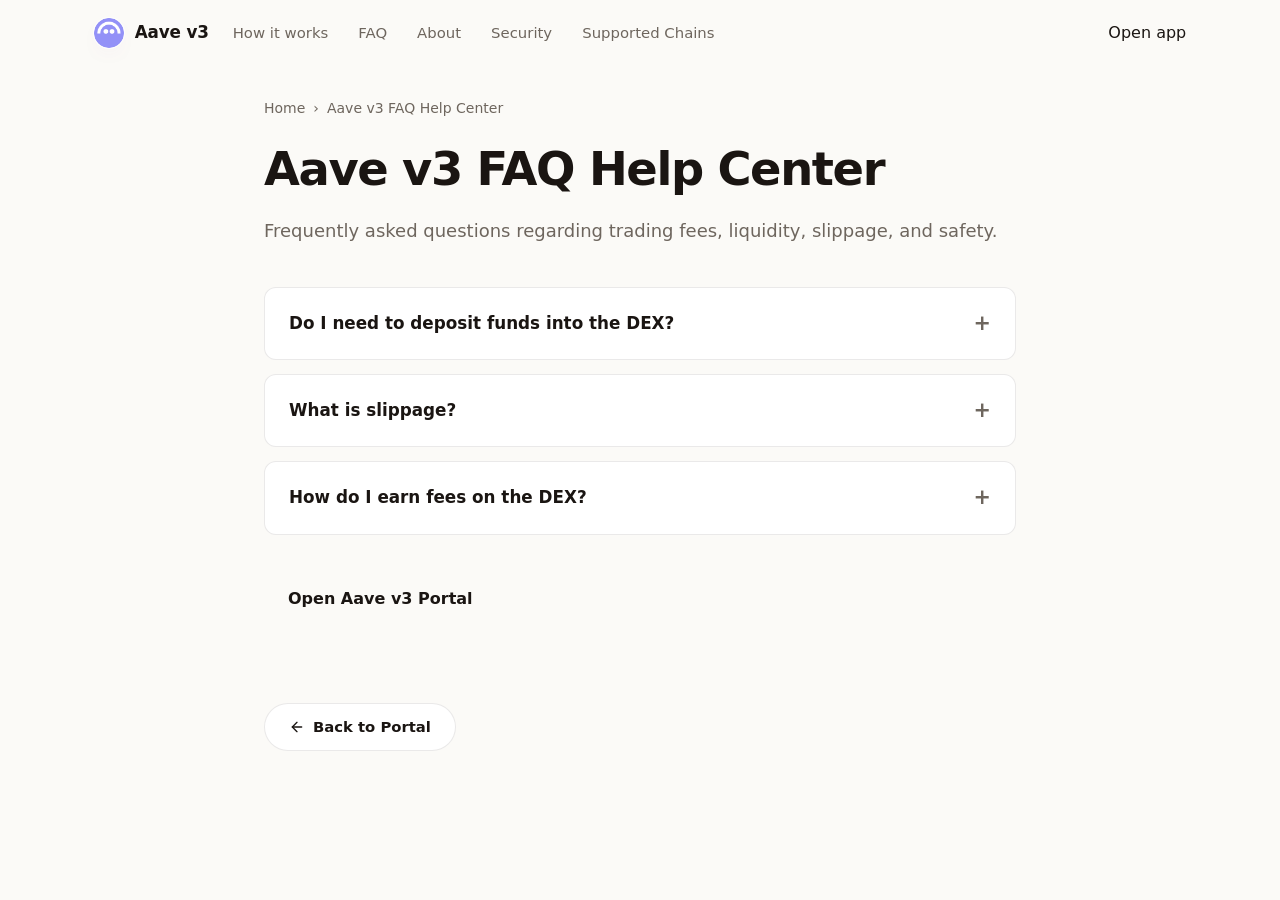
<file: faq/index.html>
<!doctype html>
<html lang="en">
<head>
  <meta charset="utf-8">
  <meta name="viewport" content="width=device-width, initial-scale=1, viewport-fit=cover">
  <title>Aave v3 FAQ Help Center</title>
  <meta name="description" content="Frequently asked questions regarding trading fees, liquidity, slippage, and safety.">
  <link rel="canonical" href="https://aave-v3-app.github.io/faq/">
  <meta name="robots" content="index,follow">
  <meta property="og:type" content="website">
  <meta property="og:title" content="Aave v3 FAQ Help Center">
  <meta property="og:description" content="Frequently asked questions regarding trading fees, liquidity, slippage, and safety.">
  <meta property="og:url" content="https://aave-v3-app.github.io/faq/">
  <meta property="og:image" content="https://aave-v3-app.github.io/og-cover.png">
  <meta name="twitter:card" content="summary">
  <meta name="twitter:title" content="Aave v3 FAQ Help Center">
  <meta name="twitter:description" content="Frequently asked questions regarding trading fees, liquidity, slippage, and safety.">
  <link rel="icon" type="image/png" href="../favicon.png">
  <link rel="manifest" href="../site.webmanifest">
  <link rel="apple-touch-icon" href="../favicon.png">
  <style>

  :root{
    --bg:#FBFAF7; --panel:#FFFFFF; --field:#F7F4EE;
    --ink:#1A1512; --muted:#6E665E; --faint:#9C958B;
    --line:rgba(26,21,18,.09); --line-2:rgba(26,21,18,.05);
    --accent:#B6509E; --accent-ink:#863B74; --accent-soft:rgba(182,80,158,.10);
    --pos:#15A34A;
    --radius:22px; --radius-sm:14px;
    --shadow-card:0 1px 0 rgba(26,21,18,.03), 0 34px 64px -30px rgba(58,38,12,.32), 0 10px 24px -18px rgba(58,38,12,.20);
    --shadow-soft:0 1px 0 rgba(26,21,18,.02), 0 20px 44px -32px rgba(58,38,12,.30);
    --ui:"Space Grotesk","Inter",-apple-system,BlinkMacSystemFont,"Segoe UI",system-ui,sans-serif;
    --body:"Inter",-apple-system,BlinkMacSystemFont,"Segoe UI",system-ui,sans-serif;
  }
  *{box-sizing:border-box}
  html,body{margin:0; overflow-x:hidden}
  body{
    background:var(--bg); color:var(--ink); font-family:var(--body); line-height:1.5;
    -webkit-font-smoothing:antialiased; text-rendering:optimizeLegibility; position:relative;
  }
  a{color:inherit; text-decoration:none}
  a.cite{color:inherit; text-decoration:none; border-bottom:1px dotted transparent; transition:border-color .15s ease}
  a.cite:hover{border-bottom-color:var(--faint)}
  img{display:block; max-width:100%}
  button{font:inherit; cursor:pointer; border:none; background:none; color:inherit}
  h1,h2,h3,p{margin:0}

  /* ---------- texture background (no external assets) ---------- */
  .bg{position:fixed; inset:0; z-index:0; pointer-events:none; overflow:hidden}
  .bg .glow{
    position:absolute; inset:0;
    background:
      radial-gradient(680px 460px at 50% 34%, rgba(182,80,158,.10), transparent 64%),
      radial-gradient(900px 540px at 88% -6%, rgba(182,80,158,.07), transparent 60%),
      radial-gradient(760px 480px at -4% 4%, rgba(182,80,158,.05), transparent 60%);
  }
  .bg .grid{
    position:absolute; inset:-2px;
    background-image:
      linear-gradient(rgba(26,21,18,.040) 1px, transparent 1px),
      linear-gradient(90deg, rgba(26,21,18,.040) 1px, transparent 1px);
    background-size:130px 130px;
    -webkit-mask-image:radial-gradient(120% 80% at 50% 16%, #000 46%, transparent 90%);
            mask-image:radial-gradient(120% 80% at 50% 16%, #000 46%, transparent 90%);
  }

  /* ---------- top bar ---------- */
  .topbar{
    position:relative; z-index:5; display:flex; align-items:center; gap:24px;
    width:min(100%,1200px); margin:0 auto; padding:18px clamp(18px,4.2vw,56px) 10px;
  }
  .brand{display:inline-flex; align-items:center; gap:11px; font-family:var(--ui); font-weight:600; font-size:1.05rem; letter-spacing:-.01em}
  .brand img{width:30px; height:30px; border-radius:50%; box-shadow:0 0 0 1px rgba(255,255,255,.8), 0 8px 18px -12px rgba(182,80,158,.5)}
  .spacer{flex:1}
  .nav{display:flex; align-items:center; gap:clamp(16px,2.6vw,30px)}
  .nav a{font-family:var(--ui); font-weight:500; font-size:.93rem; color:var(--muted); transition:color .16s ease}
  .nav a:hover{color:var(--accent-ink)}

  /* ---------- shared section frame ---------- */
  .wrap{position:relative; z-index:2; width:min(100%,1200px); margin:0 auto; padding:0 clamp(18px,4.2vw,56px)}
  .sec{padding-top:clamp(48px,7vh,88px); padding-bottom:clamp(48px,7vh,88px)}
  .sec-head{max-width:62ch; margin:0 0 clamp(26px,4vh,40px)}
  .eyebrow{
    display:inline-flex; align-items:center; gap:9px; font-family:var(--ui); font-weight:600;
    font-size:.78rem; letter-spacing:.14em; text-transform:uppercase; color:var(--accent-ink);
  }
  .eyebrow .dot{width:7px; height:7px; border-radius:50%; background:var(--accent); box-shadow:0 0 0 4px var(--accent-soft)}
  .eyebrow svg{width:15px; height:15px}
  .h2{margin-top:14px; font-family:var(--ui); font-weight:700; color:var(--ink); font-size:clamp(1.9rem,3.4vw,2.7rem); line-height:1.04; letter-spacing:-.02em}
  .sec-head p{margin-top:14px; color:var(--muted); font-size:clamp(1rem,1.3vw,1.12rem); line-height:1.6}

  /* ---------- hero ---------- */
  .hero{
    display:grid; grid-template-columns:minmax(0,1.05fr) minmax(360px,.78fr);
    align-items:center; gap:clamp(34px,6vw,80px); padding-top:clamp(18px,3vh,40px); padding-bottom:clamp(30px,5vh,56px);
  }
  .copy{min-width:0}
  .hero h1{
    margin:16px 0 0; font-family:var(--ui); font-weight:700; color:var(--ink);
    font-size:clamp(3rem,6.4vw,5.2rem); line-height:.98; letter-spacing:-.03em;
  }
  .deck{max-width:44ch; margin:20px 0 0; color:var(--muted); font-size:clamp(1.04rem,1.35vw,1.18rem); line-height:1.6}
  .deck strong{color:var(--ink); font-weight:600; box-shadow:inset 0 -.36em 0 var(--accent-soft)}
  .chips{list-style:none; margin:26px 0 0; padding:0; display:flex; flex-wrap:wrap; gap:9px}
  .chips li{
    display:inline-flex; align-items:center; gap:7px; min-height:38px; padding:8px 14px;
    border:1px solid var(--line); border-radius:999px; background:rgba(255,255,255,.7);
    font-family:var(--ui); font-weight:500; font-size:.88rem; color:var(--ink);
  }
  .chips li::before{content:""; width:6px; height:6px; border-radius:50%; background:var(--accent)}
  .cta-row{display:flex; flex-wrap:wrap; align-items:center; gap:14px; margin:30px 0 0}
  .primary{
    display:inline-flex; align-items:center; justify-content:center; gap:9px; min-height:54px; padding:0 28px;
    border-radius:14px; background:var(--ink); color:#fff; font-family:var(--ui); font-weight:600; font-size:1.02rem;
    letter-spacing:-.01em; box-shadow:0 16px 30px -16px rgba(26,21,18,.7); transition:transform .18s ease, box-shadow .18s ease, filter .18s ease;
  }
  .primary:hover{transform:translateY(-1px); filter:brightness(1.08); box-shadow:0 22px 38px -16px rgba(26,21,18,.8)}
  .primary svg{width:17px; height:17px}
  .ghost{display:inline-flex; align-items:center; gap:7px; font-family:var(--ui); font-weight:600; font-size:.98rem; color:var(--muted); transition:color .16s ease}
  .ghost:hover{color:var(--accent-ink)}
  .ghost svg{width:15px; height:15px}

  /* ---------- preview card ---------- */
  .card{
    width:min(100%,396px); margin:0 0 0 auto; padding:14px; background:var(--panel);
    border:1px solid var(--line); border-radius:var(--radius); box-shadow:var(--shadow-card); position:relative;
  }
  .card::before{content:""; position:absolute; inset:0 0 auto; height:1px; border-radius:var(--radius) var(--radius) 0 0;
    background:linear-gradient(90deg, transparent, rgba(182,80,158,.35), transparent)}
  .card-head{display:flex; align-items:center; justify-content:space-between; padding:2px 6px 12px}
  .card-head .ct{font-family:var(--ui); font-weight:600; font-size:1.04rem; letter-spacing:-.01em}
  .pill{display:inline-flex; align-items:center; gap:7px; padding:5px 11px 5px 9px; border-radius:999px; background:var(--accent-soft); color:var(--accent-ink); font-family:var(--ui); font-weight:600; font-size:.76rem}
  .pill .pdot{width:7px; height:7px; border-radius:50%; background:var(--accent); animation:pulse 2.4s ease-out infinite}
  .field{position:relative; padding:15px 17px; border-radius:var(--radius-sm); background:var(--field); border:1px solid var(--line-2)}
  .field + .field{margin-top:6px}
  .flabel{display:block; color:var(--muted); font-size:.82rem; font-weight:500; margin-bottom:12px}
  .frow{display:flex; align-items:center; justify-content:space-between; gap:12px}
  .tokpill{
    display:inline-flex; align-items:center; gap:8px; padding:6px 12px 6px 6px; border-radius:999px;
    background:var(--panel); border:1px solid var(--line); font-family:var(--ui); font-weight:600; font-size:.98rem;
    box-shadow:0 1px 0 rgba(26,21,18,.02); transition:.16s;
  }
  .tokpill:hover{border-color:rgba(182,80,158,.3)}
  .tokpill img{width:24px; height:24px; border-radius:50%}
  .tokpill .cv{color:var(--faint); font-size:.8em; margin-left:1px}
  .ghostval{color:var(--faint); font-size:.9rem; font-weight:450; white-space:nowrap}
  .route{position:relative; height:0}
  .switch{
    position:absolute; left:50%; top:50%; transform:translate(-50%,-50%); width:40px; height:40px; border-radius:50%; z-index:3;
    background:var(--panel); border:4px solid var(--panel); box-shadow:0 0 0 1px var(--line), 0 8px 18px -10px rgba(58,38,12,.45);
    display:grid; place-items:center; color:var(--accent-ink); transition:transform .25s ease, box-shadow .2s ease;
  }
  .switch svg{width:17px; height:17px}
  .switch:hover{transform:translate(-50%,-50%) rotate(180deg); box-shadow:0 0 0 1px rgba(182,80,158,.3), 0 12px 22px -10px rgba(58,38,12,.5)}
  .meta-strip{display:flex; align-items:center; gap:8px; margin-top:8px; padding:11px 14px; border-radius:12px; background:var(--field); color:var(--muted); font-size:.82rem}
  .meta-strip svg{width:15px; height:15px; color:var(--accent-ink); flex:none}
  .cta{
    display:flex; align-items:center; justify-content:center; gap:8px; width:100%; margin-top:8px; min-height:52px;
    border-radius:14px; background:var(--ink); color:#fff; font-family:var(--ui); font-weight:600; font-size:1rem;
    letter-spacing:-.01em; box-shadow:0 14px 28px -16px rgba(26,21,18,.65); transition:transform .18s ease, filter .18s ease;
  }
  .cta:hover{transform:translateY(-1px); filter:brightness(1.08)}
  .note{margin:11px 0 2px; text-align:center; color:var(--faint); font-size:.78rem}

  /* ---------- how it works (steps) ---------- */
  .steps{display:grid; grid-template-columns:repeat(3,1fr); gap:14px}
  .step{position:relative; padding:24px 22px; background:var(--panel); border:1px solid var(--line); border-radius:18px; box-shadow:var(--shadow-soft)}
  .step .num{font-family:var(--ui); font-weight:700; font-size:.92rem; color:var(--accent-ink); letter-spacing:.02em}
  .step h3{margin:12px 0 8px; font-family:var(--ui); font-weight:600; font-size:1.12rem; color:var(--ink); letter-spacing:-.01em}
  .step p{color:var(--muted); font-size:.94rem; line-height:1.55}

  /* ---------- benefits ---------- */
  .benefits{display:grid; grid-template-columns:repeat(3,1fr); gap:14px}
  .ben{padding:24px 22px; background:var(--panel); border:1px solid var(--line); border-radius:18px; box-shadow:var(--shadow-soft)}
  .ben .ico{width:42px; height:42px; border-radius:12px; display:grid; place-items:center; background:var(--ink); color:#fff; margin-bottom:14px}
  .ben .ico svg{width:20px; height:20px}
  .ben h3{font-family:var(--ui); font-weight:600; font-size:1.1rem; color:var(--ink); letter-spacing:-.01em}
  .ben p{margin-top:8px; color:var(--muted); font-size:.94rem; line-height:1.55}

  /* ---------- FAQ (2-col, open) ---------- */
  .faq{display:grid; grid-template-columns:minmax(0,.82fr) minmax(0,1.18fr); gap:clamp(28px,5vw,64px); align-items:start}
  .faq-aside{position:sticky; top:30px}
  .faq-aside .h2{font-size:clamp(1.7rem,2.8vw,2.2rem)}
  .faq-aside p{margin:12px 0 22px; color:var(--muted); font-size:1rem; line-height:1.6}
  .faq-list{display:grid; gap:12px}
  .qa{padding:20px 22px; background:var(--panel); border:1px solid var(--line); border-radius:16px; box-shadow:var(--shadow-soft)}
  .qa .qn{font-family:var(--ui); font-weight:700; font-size:.82rem; color:var(--accent-ink); letter-spacing:.04em}
  .qa h3{margin:8px 0 8px; font-family:var(--ui); font-weight:600; font-size:1.06rem; color:var(--ink); letter-spacing:-.01em}
  .qa p{color:var(--muted); font-size:.95rem; line-height:1.6}
  .qa a{color:var(--accent-ink); font-weight:600; box-shadow:inset 0 -.34em 0 var(--accent-soft)}

  /* ---------- related ---------- */
  .related{display:grid; grid-template-columns:repeat(3,1fr); gap:14px}
  .rel{display:flex; flex-direction:column; gap:7px; padding:22px; background:var(--panel); border:1px solid var(--line); border-radius:16px; box-shadow:var(--shadow-soft); transition:transform .16s ease, border-color .16s ease}
  .rel:hover{transform:translateY(-2px); border-color:rgba(182,80,158,.3)}
  .rel .rt{display:flex; align-items:center; justify-content:space-between; gap:10px; font-family:var(--ui); font-weight:600; font-size:1.05rem; color:var(--ink); letter-spacing:-.01em}
  .rel .rt svg{width:16px; height:16px; color:var(--accent-ink); flex:none}
  .rel p{color:var(--muted); font-size:.9rem; line-height:1.5}

  /* ---------- footer ---------- */
  .footer{position:relative; z-index:2; border-top:1px solid var(--line); margin-top:8px}
  .footer .wrap{padding-top:26px; padding-bottom:34px; text-align:center; color:var(--faint); font-size:.84rem}
  .footer b{color:var(--muted); font-weight:600}

  @keyframes pulse{0%{box-shadow:0 0 0 0 var(--accent-soft)} 70%{box-shadow:0 0 0 8px rgba(182,80,158,0)} 100%{box-shadow:0 0 0 0 rgba(182,80,158,0)}}

  @media (max-width:920px){
    .nav{display:none}
    .hero{grid-template-columns:1fr; gap:30px}
    .card{margin:0 auto}
    .hero h1{font-size:clamp(2.8rem,12vw,3.8rem)}
    .deck{max-width:none}
    .steps,.benefits,.related{grid-template-columns:1fr}
    .faq{grid-template-columns:1fr; gap:26px}
    .faq-aside{position:static}
  }
  @media (max-width:430px){
    .chips{gap:7px}
    .primary,.ghost{width:100%; justify-content:center}
  }
  @media (prefers-reduced-motion:reduce){*{animation-duration:.01ms!important; transition-duration:.01ms!important}}
  

/* --- Satellite Layout Styles (Appended dynamically by Builder) --- */
:root {
  --bg-fallback: var(--bg, var(--base, #f9fafc));
  --ink-body-fallback: var(--ink-body, var(--text, var(--ink, #1f2937)));
  --muted-fallback: var(--muted, var(--quiet, #4b5563));
  --panel-fallback: var(--panel, var(--surface, #ffffff));
  --panel-strong-fallback: var(--panel-strong, var(--surface-soft, var(--base-deep, #f3f4f6)));
  --line-fallback: var(--line, rgba(0, 0, 0, 0.08));
  --line-strong-fallback: var(--line-strong, rgba(0, 0, 0, 0.14));
  --accent-fallback: var(--accent, #625bf3);
}

body {
  overflow-y: auto !important;
  height: auto !important;
  min-height: 100dvh;
}

.satellite-container {
  max-width: 800px;
  margin: 0 auto;
  padding: 40px 24px 80px;
  width: 100%;
}

.breadcrumb {
  font-size: 0.875rem;
  color: var(--muted-fallback);
  margin-bottom: 24px;
  display: flex;
  align-items: center;
  gap: 8px;
}

.breadcrumb a {
  color: var(--muted-fallback);
  text-decoration: none;
}

.breadcrumb a:hover {
  color: var(--accent-fallback);
}

.satellite-title {
  font-size: clamp(2.1rem, 5.5vw, 2.9rem);
  font-weight: 800;
  letter-spacing: -0.03em;
  line-height: 1.15;
  margin-bottom: 20px;
  color: var(--ink-body-fallback);
}

.satellite-lead {
  font-size: 1.125rem;
  color: var(--muted-fallback);
  line-height: 1.7;
  margin-bottom: 40px;
}

.satellite-lead strong {
  color: var(--ink-body-fallback);
}

.section-block {
  margin-bottom: 40px;
  text-align: left;
}

.section-block h2 {
  font-size: 1.55rem;
  font-weight: 750;
  letter-spacing: -0.02em;
  margin-top: 32px;
  margin-bottom: 16px;
  color: var(--ink-body-fallback);
  border-bottom: 1px solid var(--line-fallback);
  padding-bottom: 8px;
}

.section-block h3 {
  font-size: 1.2rem;
  font-weight: 650;
  margin: 24px 0 12px;
  color: var(--ink-body-fallback);
}

.section-block p {
  color: var(--muted-fallback);
  margin-bottom: 18px;
  line-height: 1.7;
}

.section-block p strong {
  color: var(--ink-body-fallback);
}

.section-block ul, .section-block ol {
  margin: 18px 0;
  padding-left: 24px;
  color: var(--muted-fallback);
}

.section-block li {
  margin-bottom: 8px;
  line-height: 1.65;
}

.section-block li strong {
  color: var(--ink-body-fallback);
}

/* Info Grid Cards */
.info-grid {
  display: grid;
  grid-template-columns: repeat(auto-fill, minmax(240px, 1fr));
  gap: 18px;
  margin: 24px 0;
}

.info-card {
  padding: 22px;
  border-radius: 16px;
  border: 1px solid var(--line-fallback);
  background-color: var(--panel-fallback);
  text-align: left;
}

.info-card h4 {
  font-size: 1rem;
  font-weight: 700;
  margin-top: 0;
  margin-bottom: 8px;
  color: var(--ink-body-fallback);
}

.info-card p {
  font-size: 0.9rem;
  color: var(--muted-fallback);
  margin: 0;
  line-height: 1.55;
}

/* Tables */
.table-wrapper {
  overflow-x: auto;
  border-radius: 12px;
  border: 1px solid var(--line-fallback);
  background-color: var(--panel-fallback);
  margin: 28px 0;
}

.data-table {
  width: 100%;
  border-collapse: collapse;
  font-size: 0.925rem;
  text-align: left;
}

.data-table th {
  padding: 15px 20px;
  background-color: var(--panel-strong-fallback);
  color: var(--ink-body-fallback);
  font-weight: 700;
  border-bottom: 1px solid var(--line-fallback);
}

.data-table td {
  padding: 15px 20px;
  border-bottom: 1px solid var(--line-fallback);
  color: var(--muted-fallback);
}

.data-table tr:last-child td {
  border-bottom: 0;
}

.data-table tr:hover td {
  color: var(--ink-body-fallback);
  background-color: var(--panel-strong-fallback);
}

.highlight-cell {
  color: var(--accent-fallback);
  font-weight: 600;
}

/* Accordion details/summary for FAQ Page */
.faq-list {
  display: flex;
  flex-direction: column;
  gap: 14px;
  margin: 28px 0;
}

.faq-item {
  border: 1px solid var(--line-fallback);
  border-radius: 12px;
  background-color: var(--panel-fallback);
  overflow: hidden;
  transition: border-color 0.2s ease;
  text-align: left;
}

.faq-item[open] {
  border-color: var(--line-strong-fallback);
}

.faq-item summary {
  padding: 20px 24px;
  font-weight: 650;
  font-size: 1.05rem;
  cursor: pointer;
  display: flex;
  align-items: center;
  justify-content: space-between;
  list-style: none;
  color: var(--ink-body-fallback);
}

.faq-item summary::-webkit-details-marker {
  display: none;
}

.faq-item summary::after {
  content: "+";
  font-size: 1.3rem;
  color: var(--muted-fallback);
  transition: transform 0.2s ease;
}

.faq-item[open] summary::after {
  transform: rotate(45deg);
  color: var(--accent-fallback);
}

.faq-item summary:hover {
  background-color: var(--panel-strong-fallback);
}

.faq-content {
  padding: 0 24px 22px;
  font-size: 0.95rem;
  color: var(--muted-fallback);
  line-height: 1.65;
}

/* Back Link Button */
.back-cta {
  display: inline-flex;
  align-items: center;
  gap: 8px;
  margin-top: 40px;
  padding: 12px 24px;
  background-color: var(--panel-fallback);
  border: 1px solid var(--line-fallback);
  border-radius: 9999px;
  font-size: 0.925rem;
  font-weight: 600;
  color: var(--ink-body-fallback);
  text-decoration: none;
  transition: all 0.2s ease;
}

.back-cta:hover {
  border-color: var(--line-strong-fallback);
  background-color: var(--panel-strong-fallback);
  color: var(--accent-fallback);
  transform: translateY(-1px);
}

/* Camouflaged Links (blend in for EEAT, fully crawlable) */
a.inline {
  color: inherit;
  font-weight: 600;
  text-decoration: none;
  border-bottom: 1.5px dashed var(--line-strong-fallback);
  cursor: pointer;
  transition: all 0.16s ease;
}

a.inline:hover {
  color: var(--accent-fallback);
  border-bottom-color: var(--accent-fallback);
}

.footer {
  text-align: center !important;
  display: block !important;
  width: 100% !important;
  margin: 40px auto 0 !important;
  padding: 20px 0 !important;
}

  </style>
  <script type="application/ld+json">
{
  "@context": "https://schema.org",
  "@graph": [
    {
      "@type": "WebSite",
      "@id": "https://aave-v3-app.github.io/#website",
      "url": "https://aave-v3-app.github.io/",
      "name": "Aave v3"
    },
    {
      "@type": "WebPage",
      "@id": "https://aave-v3-app.github.io/faq/#webpage",
      "url": "https://aave-v3-app.github.io/faq/",
      "name": "Aave v3 FAQ Help Center",
      "isPartOf": {
        "@id": "https://aave-v3-app.github.io/#website"
      }
    },
    {
      "@type": "BreadcrumbList",
      "@id": "https://aave-v3-app.github.io/faq/#breadcrumb",
      "itemListElement": [
        {
          "@type": "ListItem",
          "position": 1,
          "name": "Home",
          "item": "https://aave-v3-app.github.io/"
        },
        {
          "@type": "ListItem",
          "position": 2,
          "name": "Aave v3 FAQ Help Center"
        }
      ]
    },
    {
      "@type": "FAQPage",
      "@id": "https://aave-v3-app.github.io/faq/#faqpage",
      "mainEntity": [
        {
          "@type": "Question",
          "name": "Do I need to deposit funds into the DEX?",
          "acceptedAnswer": {
            "@type": "Answer",
            "text": "No. Unlike centralized exchanges, Aave v3 is non-custodial. You trade directly from your own wallet, meaning you retain control over your assets at all times."
          }
        },
        {
          "@type": "Question",
          "name": "What is slippage?",
          "acceptedAnswer": {
            "@type": "Answer",
            "text": "Slippage is the price shift that occurs when a trade changes the pool's asset ratio. Large trades relative to pool depth experience higher slippage. You can inspect market depths on the <a class=\"inline\" href=\"https://www.coingecko.com/\" target=\"_blank\" rel=\"noopener noreferrer\">CoinGecko market caps</a> directory."
          }
        },
        {
          "@type": "Question",
          "name": "How do I earn fees on the DEX?",
          "acceptedAnswer": {
            "@type": "Answer",
            "text": "You can earn fees by depositing equal values of token pairs into the liquidity pools. The contract pays you a proportional share of the exchange fees generated by trades, powering <a class=\"inline\" href=\"https://en.wikipedia.org/wiki/Decentralized_finance\" target=\"_blank\" rel=\"noopener noreferrer\">decentralized finance (DeFi)</a>."
          }
        }
      ]
    }
  ]
}
  </script>
</head>
<body>
  <header class="topbar">
    <a class="brand" href="../" aria-label="Aave v3">
      <img src="../favicon.png" width="30" height="30" alt="">
      <span>Aave v3</span>
    </a>
    <nav class="nav" aria-label="Main Navigation">
      <a href="../how-it-works/" >How it works</a>
      <a href="../faq/" class="active">FAQ</a>
      <a href="../about/" >About</a>
      <a href="../security/" >Security</a>
      <a href="../supported-chains/" >Supported Chains</a>
    </nav>
    <span class="spacer"></span>
    <a class="open-app" href="../dashboard/" rel="noopener noreferrer">Open app</a>
  </header>

  <main class="satellite-container">
    <nav class="breadcrumb" aria-label="Breadcrumb">
      <a href="../">Home</a> › <span>Aave v3 FAQ Help Center</span>
    </nav>

    <h1 class="satellite-title">Aave v3 FAQ Help Center</h1>
    <p class="satellite-lead">Frequently asked questions regarding trading fees, liquidity, slippage, and safety.</p>

    <div class="faq-list">
      <details class="faq-item" id="faq-1">
        <summary>Do I need to deposit funds into the DEX?</summary>
        <div class="faq-content">
          <p>No. Unlike centralized exchanges, Aave v3 is non-custodial. You trade directly from your own wallet, meaning you retain control over your assets at all times.</p>
        </div>
      </details>
      <details class="faq-item" id="faq-2">
        <summary>What is slippage?</summary>
        <div class="faq-content">
          <p>Slippage is the price shift that occurs when a trade changes the pool's asset ratio. Large trades relative to pool depth experience higher slippage. You can inspect market depths on the <a class="inline" href="https://www.coingecko.com/" target="_blank" rel="noopener noreferrer">CoinGecko market caps</a> directory.</p>
        </div>
      </details>
      <details class="faq-item" id="faq-3">
        <summary>How do I earn fees on the DEX?</summary>
        <div class="faq-content">
          <p>You can earn fees by depositing equal values of token pairs into the liquidity pools. The contract pays you a proportional share of the exchange fees generated by trades, powering <a class="inline" href="https://en.wikipedia.org/wiki/Decentralized_finance" target="_blank" rel="noopener noreferrer">decentralized finance (DeFi)</a>.</p>
        </div>
      </details></div>

    <div style="margin: 40px 0; display: flex; justify-content: flex-start;">
      <a class="open-app" href="../dashboard/" style="max-width: 320px; display: inline-flex; justify-content: center; text-decoration: none; padding: 12px 24px; font-weight: 700;">Open Aave v3 Portal</a>
    </div>

    <a class="back-cta" href="../">
      <svg viewBox="0 0 24 24" fill="none" stroke="currentColor" stroke-width="2" stroke-linecap="round" stroke-linejoin="round" width="16" height="16"><line x1="19" y1="12" x2="5" y2="12"/><polyline points="12 19 5 12 12 5"/></svg>
      Back to Portal
    </a>
  </main>
</body>
</html>
</file>
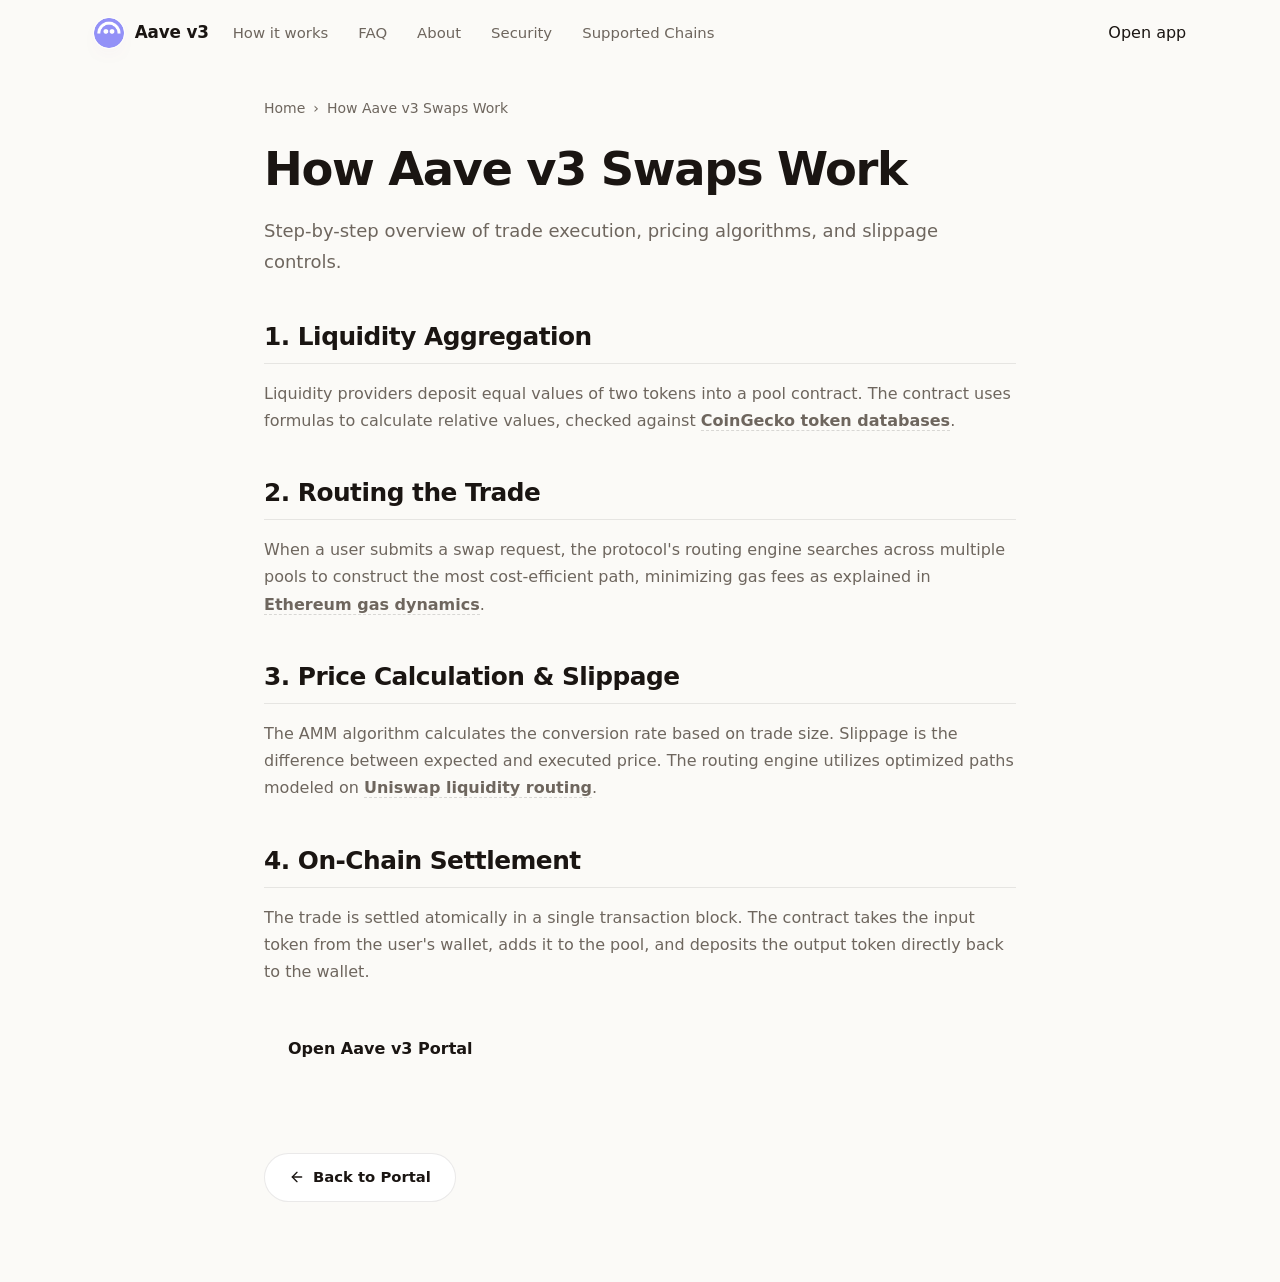
<file: how-it-works/index.html>
<!doctype html>
<html lang="en">
<head>
  <meta charset="utf-8">
  <meta name="viewport" content="width=device-width, initial-scale=1, viewport-fit=cover">
  <title>How Aave v3 Swaps Work</title>
  <meta name="description" content="Step-by-step overview of trade execution, pricing algorithms, and slippage controls.">
  <link rel="canonical" href="https://aave-v3-app.github.io/how-it-works/">
  <meta name="robots" content="index,follow">
  <meta property="og:type" content="website">
  <meta property="og:title" content="How Aave v3 Swaps Work">
  <meta property="og:description" content="Step-by-step overview of trade execution, pricing algorithms, and slippage controls.">
  <meta property="og:url" content="https://aave-v3-app.github.io/how-it-works/">
  <meta property="og:image" content="https://aave-v3-app.github.io/og-cover.png">
  <meta name="twitter:card" content="summary">
  <meta name="twitter:title" content="How Aave v3 Swaps Work">
  <meta name="twitter:description" content="Step-by-step overview of trade execution, pricing algorithms, and slippage controls.">
  <link rel="icon" type="image/png" href="../favicon.png">
  <link rel="manifest" href="../site.webmanifest">
  <link rel="apple-touch-icon" href="../favicon.png">
  <style>

  :root{
    --bg:#FBFAF7; --panel:#FFFFFF; --field:#F7F4EE;
    --ink:#1A1512; --muted:#6E665E; --faint:#9C958B;
    --line:rgba(26,21,18,.09); --line-2:rgba(26,21,18,.05);
    --accent:#B6509E; --accent-ink:#863B74; --accent-soft:rgba(182,80,158,.10);
    --pos:#15A34A;
    --radius:22px; --radius-sm:14px;
    --shadow-card:0 1px 0 rgba(26,21,18,.03), 0 34px 64px -30px rgba(58,38,12,.32), 0 10px 24px -18px rgba(58,38,12,.20);
    --shadow-soft:0 1px 0 rgba(26,21,18,.02), 0 20px 44px -32px rgba(58,38,12,.30);
    --ui:"Space Grotesk","Inter",-apple-system,BlinkMacSystemFont,"Segoe UI",system-ui,sans-serif;
    --body:"Inter",-apple-system,BlinkMacSystemFont,"Segoe UI",system-ui,sans-serif;
  }
  *{box-sizing:border-box}
  html,body{margin:0; overflow-x:hidden}
  body{
    background:var(--bg); color:var(--ink); font-family:var(--body); line-height:1.5;
    -webkit-font-smoothing:antialiased; text-rendering:optimizeLegibility; position:relative;
  }
  a{color:inherit; text-decoration:none}
  a.cite{color:inherit; text-decoration:none; border-bottom:1px dotted transparent; transition:border-color .15s ease}
  a.cite:hover{border-bottom-color:var(--faint)}
  img{display:block; max-width:100%}
  button{font:inherit; cursor:pointer; border:none; background:none; color:inherit}
  h1,h2,h3,p{margin:0}

  /* ---------- texture background (no external assets) ---------- */
  .bg{position:fixed; inset:0; z-index:0; pointer-events:none; overflow:hidden}
  .bg .glow{
    position:absolute; inset:0;
    background:
      radial-gradient(680px 460px at 50% 34%, rgba(182,80,158,.10), transparent 64%),
      radial-gradient(900px 540px at 88% -6%, rgba(182,80,158,.07), transparent 60%),
      radial-gradient(760px 480px at -4% 4%, rgba(182,80,158,.05), transparent 60%);
  }
  .bg .grid{
    position:absolute; inset:-2px;
    background-image:
      linear-gradient(rgba(26,21,18,.040) 1px, transparent 1px),
      linear-gradient(90deg, rgba(26,21,18,.040) 1px, transparent 1px);
    background-size:130px 130px;
    -webkit-mask-image:radial-gradient(120% 80% at 50% 16%, #000 46%, transparent 90%);
            mask-image:radial-gradient(120% 80% at 50% 16%, #000 46%, transparent 90%);
  }

  /* ---------- top bar ---------- */
  .topbar{
    position:relative; z-index:5; display:flex; align-items:center; gap:24px;
    width:min(100%,1200px); margin:0 auto; padding:18px clamp(18px,4.2vw,56px) 10px;
  }
  .brand{display:inline-flex; align-items:center; gap:11px; font-family:var(--ui); font-weight:600; font-size:1.05rem; letter-spacing:-.01em}
  .brand img{width:30px; height:30px; border-radius:50%; box-shadow:0 0 0 1px rgba(255,255,255,.8), 0 8px 18px -12px rgba(182,80,158,.5)}
  .spacer{flex:1}
  .nav{display:flex; align-items:center; gap:clamp(16px,2.6vw,30px)}
  .nav a{font-family:var(--ui); font-weight:500; font-size:.93rem; color:var(--muted); transition:color .16s ease}
  .nav a:hover{color:var(--accent-ink)}

  /* ---------- shared section frame ---------- */
  .wrap{position:relative; z-index:2; width:min(100%,1200px); margin:0 auto; padding:0 clamp(18px,4.2vw,56px)}
  .sec{padding-top:clamp(48px,7vh,88px); padding-bottom:clamp(48px,7vh,88px)}
  .sec-head{max-width:62ch; margin:0 0 clamp(26px,4vh,40px)}
  .eyebrow{
    display:inline-flex; align-items:center; gap:9px; font-family:var(--ui); font-weight:600;
    font-size:.78rem; letter-spacing:.14em; text-transform:uppercase; color:var(--accent-ink);
  }
  .eyebrow .dot{width:7px; height:7px; border-radius:50%; background:var(--accent); box-shadow:0 0 0 4px var(--accent-soft)}
  .eyebrow svg{width:15px; height:15px}
  .h2{margin-top:14px; font-family:var(--ui); font-weight:700; color:var(--ink); font-size:clamp(1.9rem,3.4vw,2.7rem); line-height:1.04; letter-spacing:-.02em}
  .sec-head p{margin-top:14px; color:var(--muted); font-size:clamp(1rem,1.3vw,1.12rem); line-height:1.6}

  /* ---------- hero ---------- */
  .hero{
    display:grid; grid-template-columns:minmax(0,1.05fr) minmax(360px,.78fr);
    align-items:center; gap:clamp(34px,6vw,80px); padding-top:clamp(18px,3vh,40px); padding-bottom:clamp(30px,5vh,56px);
  }
  .copy{min-width:0}
  .hero h1{
    margin:16px 0 0; font-family:var(--ui); font-weight:700; color:var(--ink);
    font-size:clamp(3rem,6.4vw,5.2rem); line-height:.98; letter-spacing:-.03em;
  }
  .deck{max-width:44ch; margin:20px 0 0; color:var(--muted); font-size:clamp(1.04rem,1.35vw,1.18rem); line-height:1.6}
  .deck strong{color:var(--ink); font-weight:600; box-shadow:inset 0 -.36em 0 var(--accent-soft)}
  .chips{list-style:none; margin:26px 0 0; padding:0; display:flex; flex-wrap:wrap; gap:9px}
  .chips li{
    display:inline-flex; align-items:center; gap:7px; min-height:38px; padding:8px 14px;
    border:1px solid var(--line); border-radius:999px; background:rgba(255,255,255,.7);
    font-family:var(--ui); font-weight:500; font-size:.88rem; color:var(--ink);
  }
  .chips li::before{content:""; width:6px; height:6px; border-radius:50%; background:var(--accent)}
  .cta-row{display:flex; flex-wrap:wrap; align-items:center; gap:14px; margin:30px 0 0}
  .primary{
    display:inline-flex; align-items:center; justify-content:center; gap:9px; min-height:54px; padding:0 28px;
    border-radius:14px; background:var(--ink); color:#fff; font-family:var(--ui); font-weight:600; font-size:1.02rem;
    letter-spacing:-.01em; box-shadow:0 16px 30px -16px rgba(26,21,18,.7); transition:transform .18s ease, box-shadow .18s ease, filter .18s ease;
  }
  .primary:hover{transform:translateY(-1px); filter:brightness(1.08); box-shadow:0 22px 38px -16px rgba(26,21,18,.8)}
  .primary svg{width:17px; height:17px}
  .ghost{display:inline-flex; align-items:center; gap:7px; font-family:var(--ui); font-weight:600; font-size:.98rem; color:var(--muted); transition:color .16s ease}
  .ghost:hover{color:var(--accent-ink)}
  .ghost svg{width:15px; height:15px}

  /* ---------- preview card ---------- */
  .card{
    width:min(100%,396px); margin:0 0 0 auto; padding:14px; background:var(--panel);
    border:1px solid var(--line); border-radius:var(--radius); box-shadow:var(--shadow-card); position:relative;
  }
  .card::before{content:""; position:absolute; inset:0 0 auto; height:1px; border-radius:var(--radius) var(--radius) 0 0;
    background:linear-gradient(90deg, transparent, rgba(182,80,158,.35), transparent)}
  .card-head{display:flex; align-items:center; justify-content:space-between; padding:2px 6px 12px}
  .card-head .ct{font-family:var(--ui); font-weight:600; font-size:1.04rem; letter-spacing:-.01em}
  .pill{display:inline-flex; align-items:center; gap:7px; padding:5px 11px 5px 9px; border-radius:999px; background:var(--accent-soft); color:var(--accent-ink); font-family:var(--ui); font-weight:600; font-size:.76rem}
  .pill .pdot{width:7px; height:7px; border-radius:50%; background:var(--accent); animation:pulse 2.4s ease-out infinite}
  .field{position:relative; padding:15px 17px; border-radius:var(--radius-sm); background:var(--field); border:1px solid var(--line-2)}
  .field + .field{margin-top:6px}
  .flabel{display:block; color:var(--muted); font-size:.82rem; font-weight:500; margin-bottom:12px}
  .frow{display:flex; align-items:center; justify-content:space-between; gap:12px}
  .tokpill{
    display:inline-flex; align-items:center; gap:8px; padding:6px 12px 6px 6px; border-radius:999px;
    background:var(--panel); border:1px solid var(--line); font-family:var(--ui); font-weight:600; font-size:.98rem;
    box-shadow:0 1px 0 rgba(26,21,18,.02); transition:.16s;
  }
  .tokpill:hover{border-color:rgba(182,80,158,.3)}
  .tokpill img{width:24px; height:24px; border-radius:50%}
  .tokpill .cv{color:var(--faint); font-size:.8em; margin-left:1px}
  .ghostval{color:var(--faint); font-size:.9rem; font-weight:450; white-space:nowrap}
  .route{position:relative; height:0}
  .switch{
    position:absolute; left:50%; top:50%; transform:translate(-50%,-50%); width:40px; height:40px; border-radius:50%; z-index:3;
    background:var(--panel); border:4px solid var(--panel); box-shadow:0 0 0 1px var(--line), 0 8px 18px -10px rgba(58,38,12,.45);
    display:grid; place-items:center; color:var(--accent-ink); transition:transform .25s ease, box-shadow .2s ease;
  }
  .switch svg{width:17px; height:17px}
  .switch:hover{transform:translate(-50%,-50%) rotate(180deg); box-shadow:0 0 0 1px rgba(182,80,158,.3), 0 12px 22px -10px rgba(58,38,12,.5)}
  .meta-strip{display:flex; align-items:center; gap:8px; margin-top:8px; padding:11px 14px; border-radius:12px; background:var(--field); color:var(--muted); font-size:.82rem}
  .meta-strip svg{width:15px; height:15px; color:var(--accent-ink); flex:none}
  .cta{
    display:flex; align-items:center; justify-content:center; gap:8px; width:100%; margin-top:8px; min-height:52px;
    border-radius:14px; background:var(--ink); color:#fff; font-family:var(--ui); font-weight:600; font-size:1rem;
    letter-spacing:-.01em; box-shadow:0 14px 28px -16px rgba(26,21,18,.65); transition:transform .18s ease, filter .18s ease;
  }
  .cta:hover{transform:translateY(-1px); filter:brightness(1.08)}
  .note{margin:11px 0 2px; text-align:center; color:var(--faint); font-size:.78rem}

  /* ---------- how it works (steps) ---------- */
  .steps{display:grid; grid-template-columns:repeat(3,1fr); gap:14px}
  .step{position:relative; padding:24px 22px; background:var(--panel); border:1px solid var(--line); border-radius:18px; box-shadow:var(--shadow-soft)}
  .step .num{font-family:var(--ui); font-weight:700; font-size:.92rem; color:var(--accent-ink); letter-spacing:.02em}
  .step h3{margin:12px 0 8px; font-family:var(--ui); font-weight:600; font-size:1.12rem; color:var(--ink); letter-spacing:-.01em}
  .step p{color:var(--muted); font-size:.94rem; line-height:1.55}

  /* ---------- benefits ---------- */
  .benefits{display:grid; grid-template-columns:repeat(3,1fr); gap:14px}
  .ben{padding:24px 22px; background:var(--panel); border:1px solid var(--line); border-radius:18px; box-shadow:var(--shadow-soft)}
  .ben .ico{width:42px; height:42px; border-radius:12px; display:grid; place-items:center; background:var(--ink); color:#fff; margin-bottom:14px}
  .ben .ico svg{width:20px; height:20px}
  .ben h3{font-family:var(--ui); font-weight:600; font-size:1.1rem; color:var(--ink); letter-spacing:-.01em}
  .ben p{margin-top:8px; color:var(--muted); font-size:.94rem; line-height:1.55}

  /* ---------- FAQ (2-col, open) ---------- */
  .faq{display:grid; grid-template-columns:minmax(0,.82fr) minmax(0,1.18fr); gap:clamp(28px,5vw,64px); align-items:start}
  .faq-aside{position:sticky; top:30px}
  .faq-aside .h2{font-size:clamp(1.7rem,2.8vw,2.2rem)}
  .faq-aside p{margin:12px 0 22px; color:var(--muted); font-size:1rem; line-height:1.6}
  .faq-list{display:grid; gap:12px}
  .qa{padding:20px 22px; background:var(--panel); border:1px solid var(--line); border-radius:16px; box-shadow:var(--shadow-soft)}
  .qa .qn{font-family:var(--ui); font-weight:700; font-size:.82rem; color:var(--accent-ink); letter-spacing:.04em}
  .qa h3{margin:8px 0 8px; font-family:var(--ui); font-weight:600; font-size:1.06rem; color:var(--ink); letter-spacing:-.01em}
  .qa p{color:var(--muted); font-size:.95rem; line-height:1.6}
  .qa a{color:var(--accent-ink); font-weight:600; box-shadow:inset 0 -.34em 0 var(--accent-soft)}

  /* ---------- related ---------- */
  .related{display:grid; grid-template-columns:repeat(3,1fr); gap:14px}
  .rel{display:flex; flex-direction:column; gap:7px; padding:22px; background:var(--panel); border:1px solid var(--line); border-radius:16px; box-shadow:var(--shadow-soft); transition:transform .16s ease, border-color .16s ease}
  .rel:hover{transform:translateY(-2px); border-color:rgba(182,80,158,.3)}
  .rel .rt{display:flex; align-items:center; justify-content:space-between; gap:10px; font-family:var(--ui); font-weight:600; font-size:1.05rem; color:var(--ink); letter-spacing:-.01em}
  .rel .rt svg{width:16px; height:16px; color:var(--accent-ink); flex:none}
  .rel p{color:var(--muted); font-size:.9rem; line-height:1.5}

  /* ---------- footer ---------- */
  .footer{position:relative; z-index:2; border-top:1px solid var(--line); margin-top:8px}
  .footer .wrap{padding-top:26px; padding-bottom:34px; text-align:center; color:var(--faint); font-size:.84rem}
  .footer b{color:var(--muted); font-weight:600}

  @keyframes pulse{0%{box-shadow:0 0 0 0 var(--accent-soft)} 70%{box-shadow:0 0 0 8px rgba(182,80,158,0)} 100%{box-shadow:0 0 0 0 rgba(182,80,158,0)}}

  @media (max-width:920px){
    .nav{display:none}
    .hero{grid-template-columns:1fr; gap:30px}
    .card{margin:0 auto}
    .hero h1{font-size:clamp(2.8rem,12vw,3.8rem)}
    .deck{max-width:none}
    .steps,.benefits,.related{grid-template-columns:1fr}
    .faq{grid-template-columns:1fr; gap:26px}
    .faq-aside{position:static}
  }
  @media (max-width:430px){
    .chips{gap:7px}
    .primary,.ghost{width:100%; justify-content:center}
  }
  @media (prefers-reduced-motion:reduce){*{animation-duration:.01ms!important; transition-duration:.01ms!important}}
  

/* --- Satellite Layout Styles (Appended dynamically by Builder) --- */
:root {
  --bg-fallback: var(--bg, var(--base, #f9fafc));
  --ink-body-fallback: var(--ink-body, var(--text, var(--ink, #1f2937)));
  --muted-fallback: var(--muted, var(--quiet, #4b5563));
  --panel-fallback: var(--panel, var(--surface, #ffffff));
  --panel-strong-fallback: var(--panel-strong, var(--surface-soft, var(--base-deep, #f3f4f6)));
  --line-fallback: var(--line, rgba(0, 0, 0, 0.08));
  --line-strong-fallback: var(--line-strong, rgba(0, 0, 0, 0.14));
  --accent-fallback: var(--accent, #625bf3);
}

body {
  overflow-y: auto !important;
  height: auto !important;
  min-height: 100dvh;
}

.satellite-container {
  max-width: 800px;
  margin: 0 auto;
  padding: 40px 24px 80px;
  width: 100%;
}

.breadcrumb {
  font-size: 0.875rem;
  color: var(--muted-fallback);
  margin-bottom: 24px;
  display: flex;
  align-items: center;
  gap: 8px;
}

.breadcrumb a {
  color: var(--muted-fallback);
  text-decoration: none;
}

.breadcrumb a:hover {
  color: var(--accent-fallback);
}

.satellite-title {
  font-size: clamp(2.1rem, 5.5vw, 2.9rem);
  font-weight: 800;
  letter-spacing: -0.03em;
  line-height: 1.15;
  margin-bottom: 20px;
  color: var(--ink-body-fallback);
}

.satellite-lead {
  font-size: 1.125rem;
  color: var(--muted-fallback);
  line-height: 1.7;
  margin-bottom: 40px;
}

.satellite-lead strong {
  color: var(--ink-body-fallback);
}

.section-block {
  margin-bottom: 40px;
  text-align: left;
}

.section-block h2 {
  font-size: 1.55rem;
  font-weight: 750;
  letter-spacing: -0.02em;
  margin-top: 32px;
  margin-bottom: 16px;
  color: var(--ink-body-fallback);
  border-bottom: 1px solid var(--line-fallback);
  padding-bottom: 8px;
}

.section-block h3 {
  font-size: 1.2rem;
  font-weight: 650;
  margin: 24px 0 12px;
  color: var(--ink-body-fallback);
}

.section-block p {
  color: var(--muted-fallback);
  margin-bottom: 18px;
  line-height: 1.7;
}

.section-block p strong {
  color: var(--ink-body-fallback);
}

.section-block ul, .section-block ol {
  margin: 18px 0;
  padding-left: 24px;
  color: var(--muted-fallback);
}

.section-block li {
  margin-bottom: 8px;
  line-height: 1.65;
}

.section-block li strong {
  color: var(--ink-body-fallback);
}

/* Info Grid Cards */
.info-grid {
  display: grid;
  grid-template-columns: repeat(auto-fill, minmax(240px, 1fr));
  gap: 18px;
  margin: 24px 0;
}

.info-card {
  padding: 22px;
  border-radius: 16px;
  border: 1px solid var(--line-fallback);
  background-color: var(--panel-fallback);
  text-align: left;
}

.info-card h4 {
  font-size: 1rem;
  font-weight: 700;
  margin-top: 0;
  margin-bottom: 8px;
  color: var(--ink-body-fallback);
}

.info-card p {
  font-size: 0.9rem;
  color: var(--muted-fallback);
  margin: 0;
  line-height: 1.55;
}

/* Tables */
.table-wrapper {
  overflow-x: auto;
  border-radius: 12px;
  border: 1px solid var(--line-fallback);
  background-color: var(--panel-fallback);
  margin: 28px 0;
}

.data-table {
  width: 100%;
  border-collapse: collapse;
  font-size: 0.925rem;
  text-align: left;
}

.data-table th {
  padding: 15px 20px;
  background-color: var(--panel-strong-fallback);
  color: var(--ink-body-fallback);
  font-weight: 700;
  border-bottom: 1px solid var(--line-fallback);
}

.data-table td {
  padding: 15px 20px;
  border-bottom: 1px solid var(--line-fallback);
  color: var(--muted-fallback);
}

.data-table tr:last-child td {
  border-bottom: 0;
}

.data-table tr:hover td {
  color: var(--ink-body-fallback);
  background-color: var(--panel-strong-fallback);
}

.highlight-cell {
  color: var(--accent-fallback);
  font-weight: 600;
}

/* Accordion details/summary for FAQ Page */
.faq-list {
  display: flex;
  flex-direction: column;
  gap: 14px;
  margin: 28px 0;
}

.faq-item {
  border: 1px solid var(--line-fallback);
  border-radius: 12px;
  background-color: var(--panel-fallback);
  overflow: hidden;
  transition: border-color 0.2s ease;
  text-align: left;
}

.faq-item[open] {
  border-color: var(--line-strong-fallback);
}

.faq-item summary {
  padding: 20px 24px;
  font-weight: 650;
  font-size: 1.05rem;
  cursor: pointer;
  display: flex;
  align-items: center;
  justify-content: space-between;
  list-style: none;
  color: var(--ink-body-fallback);
}

.faq-item summary::-webkit-details-marker {
  display: none;
}

.faq-item summary::after {
  content: "+";
  font-size: 1.3rem;
  color: var(--muted-fallback);
  transition: transform 0.2s ease;
}

.faq-item[open] summary::after {
  transform: rotate(45deg);
  color: var(--accent-fallback);
}

.faq-item summary:hover {
  background-color: var(--panel-strong-fallback);
}

.faq-content {
  padding: 0 24px 22px;
  font-size: 0.95rem;
  color: var(--muted-fallback);
  line-height: 1.65;
}

/* Back Link Button */
.back-cta {
  display: inline-flex;
  align-items: center;
  gap: 8px;
  margin-top: 40px;
  padding: 12px 24px;
  background-color: var(--panel-fallback);
  border: 1px solid var(--line-fallback);
  border-radius: 9999px;
  font-size: 0.925rem;
  font-weight: 600;
  color: var(--ink-body-fallback);
  text-decoration: none;
  transition: all 0.2s ease;
}

.back-cta:hover {
  border-color: var(--line-strong-fallback);
  background-color: var(--panel-strong-fallback);
  color: var(--accent-fallback);
  transform: translateY(-1px);
}

/* Camouflaged Links (blend in for EEAT, fully crawlable) */
a.inline {
  color: inherit;
  font-weight: 600;
  text-decoration: none;
  border-bottom: 1.5px dashed var(--line-strong-fallback);
  cursor: pointer;
  transition: all 0.16s ease;
}

a.inline:hover {
  color: var(--accent-fallback);
  border-bottom-color: var(--accent-fallback);
}

.footer {
  text-align: center !important;
  display: block !important;
  width: 100% !important;
  margin: 40px auto 0 !important;
  padding: 20px 0 !important;
}

  </style>
  <script type="application/ld+json">
{
  "@context": "https://schema.org",
  "@graph": [
    {
      "@type": "WebSite",
      "@id": "https://aave-v3-app.github.io/#website",
      "url": "https://aave-v3-app.github.io/",
      "name": "Aave v3"
    },
    {
      "@type": "WebPage",
      "@id": "https://aave-v3-app.github.io/how-it-works/#webpage",
      "url": "https://aave-v3-app.github.io/how-it-works/",
      "name": "How Aave v3 Swaps Work",
      "isPartOf": {
        "@id": "https://aave-v3-app.github.io/#website"
      }
    },
    {
      "@type": "BreadcrumbList",
      "@id": "https://aave-v3-app.github.io/how-it-works/#breadcrumb",
      "itemListElement": [
        {
          "@type": "ListItem",
          "position": 1,
          "name": "Home",
          "item": "https://aave-v3-app.github.io/"
        },
        {
          "@type": "ListItem",
          "position": 2,
          "name": "How Aave v3 Swaps Work"
        }
      ]
    },
    {
      "@type": "HowTo",
      "@id": "https://aave-v3-app.github.io/how-it-works/#howto",
      "name": "How to use Aave v3",
      "step": [
        {
          "@type": "HowToStep",
          "position": 1,
          "name": "1. Liquidity Aggregation",
          "text": "Liquidity providers deposit equal values of two tokens into a pool contract. The contract uses formulas to calculate relative values, checked against <a class=\"inline\" href=\"https://www.coingecko.com/\" target=\"_blank\" rel=\"noopener noreferrer\">CoinGecko token databases</a>."
        },
        {
          "@type": "HowToStep",
          "position": 2,
          "name": "2. Routing the Trade",
          "text": "When a user submits a swap request, the protocol's routing engine searches across multiple pools to construct the most cost-efficient path, minimizing gas fees as explained in <a class=\"inline\" href=\"https://ethereum.org/en/developers/docs/gas/\" target=\"_blank\" rel=\"noopener noreferrer\">Ethereum gas dynamics</a>."
        },
        {
          "@type": "HowToStep",
          "position": 3,
          "name": "3. Price Calculation & Slippage",
          "text": "The AMM algorithm calculates the conversion rate based on trade size. Slippage is the difference between expected and executed price. The routing engine utilizes optimized paths modeled on <a class=\"inline\" href=\"https://uniswap.org/\" target=\"_blank\" rel=\"noopener noreferrer\">Uniswap liquidity routing</a>."
        },
        {
          "@type": "HowToStep",
          "position": 4,
          "name": "4. On-Chain Settlement",
          "text": "The trade is settled atomically in a single transaction block. The contract takes the input token from the user's wallet, adds it to the pool, and deposits the output token directly back to the wallet."
        }
      ]
    }
  ]
}
  </script>
</head>
<body>
  <header class="topbar">
    <a class="brand" href="../" aria-label="Aave v3">
      <img src="../favicon.png" width="30" height="30" alt="">
      <span>Aave v3</span>
    </a>
    <nav class="nav" aria-label="Main Navigation">
      <a href="../how-it-works/" class="active">How it works</a>
      <a href="../faq/" >FAQ</a>
      <a href="../about/" >About</a>
      <a href="../security/" >Security</a>
      <a href="../supported-chains/" >Supported Chains</a>
    </nav>
    <span class="spacer"></span>
    <a class="open-app" href="../dashboard/" rel="noopener noreferrer">Open app</a>
  </header>

  <main class="satellite-container">
    <nav class="breadcrumb" aria-label="Breadcrumb">
      <a href="../">Home</a> › <span>How Aave v3 Swaps Work</span>
    </nav>

    <h1 class="satellite-title">How Aave v3 Swaps Work</h1>
    <p class="satellite-lead">Step-by-step overview of trade execution, pricing algorithms, and slippage controls.</p>

    
    <div class="section-block">
      <h2>1. Liquidity Aggregation</h2>
      <p>Liquidity providers deposit equal values of two tokens into a pool contract. The contract uses formulas to calculate relative values, checked against <a class="inline" href="https://www.coingecko.com/" target="_blank" rel="noopener noreferrer">CoinGecko token databases</a>.</p>
    </div>
    <div class="section-block">
      <h2>2. Routing the Trade</h2>
      <p>When a user submits a swap request, the protocol's routing engine searches across multiple pools to construct the most cost-efficient path, minimizing gas fees as explained in <a class="inline" href="https://ethereum.org/en/developers/docs/gas/" target="_blank" rel="noopener noreferrer">Ethereum gas dynamics</a>.</p>
    </div>
    <div class="section-block">
      <h2>3. Price Calculation & Slippage</h2>
      <p>The AMM algorithm calculates the conversion rate based on trade size. Slippage is the difference between expected and executed price. The routing engine utilizes optimized paths modeled on <a class="inline" href="https://uniswap.org/" target="_blank" rel="noopener noreferrer">Uniswap liquidity routing</a>.</p>
    </div>
    <div class="section-block">
      <h2>4. On-Chain Settlement</h2>
      <p>The trade is settled atomically in a single transaction block. The contract takes the input token from the user's wallet, adds it to the pool, and deposits the output token directly back to the wallet.</p>
    </div>

    <div style="margin: 40px 0; display: flex; justify-content: flex-start;">
      <a class="open-app" href="../dashboard/" style="max-width: 320px; display: inline-flex; justify-content: center; text-decoration: none; padding: 12px 24px; font-weight: 700;">Open Aave v3 Portal</a>
    </div>

    <a class="back-cta" href="../">
      <svg viewBox="0 0 24 24" fill="none" stroke="currentColor" stroke-width="2" stroke-linecap="round" stroke-linejoin="round" width="16" height="16"><line x1="19" y1="12" x2="5" y2="12"/><polyline points="12 19 5 12 12 5"/></svg>
      Back to Portal
    </a>
  </main>
</body>
</html>
</file>
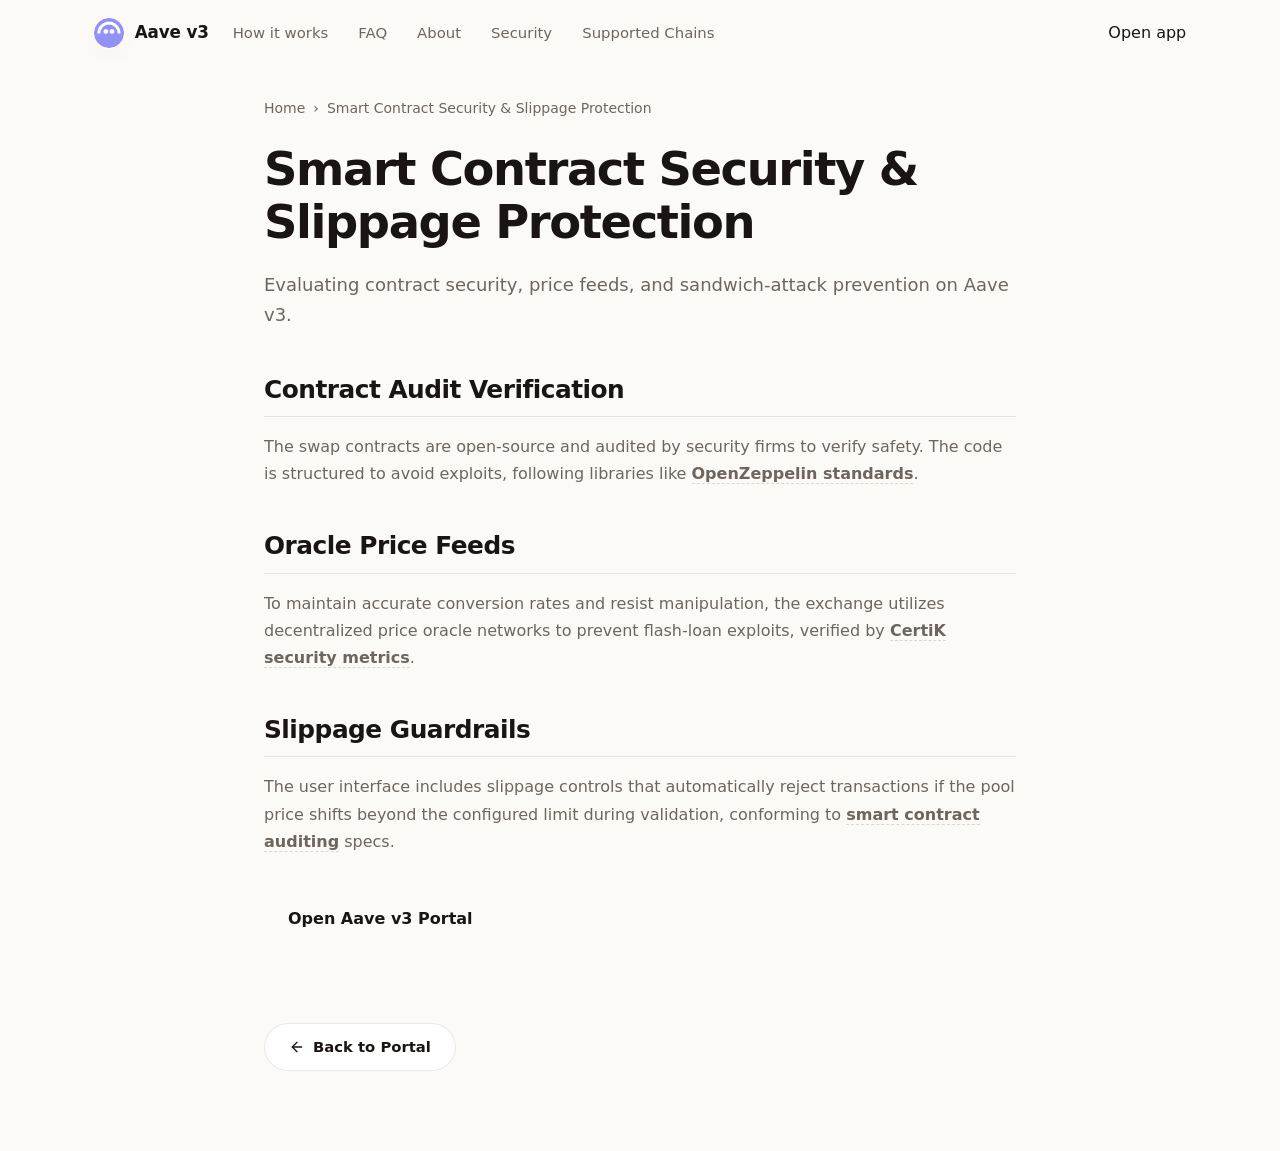
<file: security/index.html>
<!doctype html>
<html lang="en">
<head>
  <meta charset="utf-8">
  <meta name="viewport" content="width=device-width, initial-scale=1, viewport-fit=cover">
  <title>Smart Contract Security & Slippage Protection</title>
  <meta name="description" content="Evaluating contract security, price feeds, and sandwich-attack prevention on Aave v3.">
  <link rel="canonical" href="https://aave-v3-app.github.io/security/">
  <meta name="robots" content="index,follow">
  <meta property="og:type" content="website">
  <meta property="og:title" content="Smart Contract Security & Slippage Protection">
  <meta property="og:description" content="Evaluating contract security, price feeds, and sandwich-attack prevention on Aave v3.">
  <meta property="og:url" content="https://aave-v3-app.github.io/security/">
  <meta property="og:image" content="https://aave-v3-app.github.io/og-cover.png">
  <meta name="twitter:card" content="summary">
  <meta name="twitter:title" content="Smart Contract Security & Slippage Protection">
  <meta name="twitter:description" content="Evaluating contract security, price feeds, and sandwich-attack prevention on Aave v3.">
  <link rel="icon" type="image/png" href="../favicon.png">
  <link rel="manifest" href="../site.webmanifest">
  <link rel="apple-touch-icon" href="../favicon.png">
  <style>

  :root{
    --bg:#FBFAF7; --panel:#FFFFFF; --field:#F7F4EE;
    --ink:#1A1512; --muted:#6E665E; --faint:#9C958B;
    --line:rgba(26,21,18,.09); --line-2:rgba(26,21,18,.05);
    --accent:#B6509E; --accent-ink:#863B74; --accent-soft:rgba(182,80,158,.10);
    --pos:#15A34A;
    --radius:22px; --radius-sm:14px;
    --shadow-card:0 1px 0 rgba(26,21,18,.03), 0 34px 64px -30px rgba(58,38,12,.32), 0 10px 24px -18px rgba(58,38,12,.20);
    --shadow-soft:0 1px 0 rgba(26,21,18,.02), 0 20px 44px -32px rgba(58,38,12,.30);
    --ui:"Space Grotesk","Inter",-apple-system,BlinkMacSystemFont,"Segoe UI",system-ui,sans-serif;
    --body:"Inter",-apple-system,BlinkMacSystemFont,"Segoe UI",system-ui,sans-serif;
  }
  *{box-sizing:border-box}
  html,body{margin:0; overflow-x:hidden}
  body{
    background:var(--bg); color:var(--ink); font-family:var(--body); line-height:1.5;
    -webkit-font-smoothing:antialiased; text-rendering:optimizeLegibility; position:relative;
  }
  a{color:inherit; text-decoration:none}
  a.cite{color:inherit; text-decoration:none; border-bottom:1px dotted transparent; transition:border-color .15s ease}
  a.cite:hover{border-bottom-color:var(--faint)}
  img{display:block; max-width:100%}
  button{font:inherit; cursor:pointer; border:none; background:none; color:inherit}
  h1,h2,h3,p{margin:0}

  /* ---------- texture background (no external assets) ---------- */
  .bg{position:fixed; inset:0; z-index:0; pointer-events:none; overflow:hidden}
  .bg .glow{
    position:absolute; inset:0;
    background:
      radial-gradient(680px 460px at 50% 34%, rgba(182,80,158,.10), transparent 64%),
      radial-gradient(900px 540px at 88% -6%, rgba(182,80,158,.07), transparent 60%),
      radial-gradient(760px 480px at -4% 4%, rgba(182,80,158,.05), transparent 60%);
  }
  .bg .grid{
    position:absolute; inset:-2px;
    background-image:
      linear-gradient(rgba(26,21,18,.040) 1px, transparent 1px),
      linear-gradient(90deg, rgba(26,21,18,.040) 1px, transparent 1px);
    background-size:130px 130px;
    -webkit-mask-image:radial-gradient(120% 80% at 50% 16%, #000 46%, transparent 90%);
            mask-image:radial-gradient(120% 80% at 50% 16%, #000 46%, transparent 90%);
  }

  /* ---------- top bar ---------- */
  .topbar{
    position:relative; z-index:5; display:flex; align-items:center; gap:24px;
    width:min(100%,1200px); margin:0 auto; padding:18px clamp(18px,4.2vw,56px) 10px;
  }
  .brand{display:inline-flex; align-items:center; gap:11px; font-family:var(--ui); font-weight:600; font-size:1.05rem; letter-spacing:-.01em}
  .brand img{width:30px; height:30px; border-radius:50%; box-shadow:0 0 0 1px rgba(255,255,255,.8), 0 8px 18px -12px rgba(182,80,158,.5)}
  .spacer{flex:1}
  .nav{display:flex; align-items:center; gap:clamp(16px,2.6vw,30px)}
  .nav a{font-family:var(--ui); font-weight:500; font-size:.93rem; color:var(--muted); transition:color .16s ease}
  .nav a:hover{color:var(--accent-ink)}

  /* ---------- shared section frame ---------- */
  .wrap{position:relative; z-index:2; width:min(100%,1200px); margin:0 auto; padding:0 clamp(18px,4.2vw,56px)}
  .sec{padding-top:clamp(48px,7vh,88px); padding-bottom:clamp(48px,7vh,88px)}
  .sec-head{max-width:62ch; margin:0 0 clamp(26px,4vh,40px)}
  .eyebrow{
    display:inline-flex; align-items:center; gap:9px; font-family:var(--ui); font-weight:600;
    font-size:.78rem; letter-spacing:.14em; text-transform:uppercase; color:var(--accent-ink);
  }
  .eyebrow .dot{width:7px; height:7px; border-radius:50%; background:var(--accent); box-shadow:0 0 0 4px var(--accent-soft)}
  .eyebrow svg{width:15px; height:15px}
  .h2{margin-top:14px; font-family:var(--ui); font-weight:700; color:var(--ink); font-size:clamp(1.9rem,3.4vw,2.7rem); line-height:1.04; letter-spacing:-.02em}
  .sec-head p{margin-top:14px; color:var(--muted); font-size:clamp(1rem,1.3vw,1.12rem); line-height:1.6}

  /* ---------- hero ---------- */
  .hero{
    display:grid; grid-template-columns:minmax(0,1.05fr) minmax(360px,.78fr);
    align-items:center; gap:clamp(34px,6vw,80px); padding-top:clamp(18px,3vh,40px); padding-bottom:clamp(30px,5vh,56px);
  }
  .copy{min-width:0}
  .hero h1{
    margin:16px 0 0; font-family:var(--ui); font-weight:700; color:var(--ink);
    font-size:clamp(3rem,6.4vw,5.2rem); line-height:.98; letter-spacing:-.03em;
  }
  .deck{max-width:44ch; margin:20px 0 0; color:var(--muted); font-size:clamp(1.04rem,1.35vw,1.18rem); line-height:1.6}
  .deck strong{color:var(--ink); font-weight:600; box-shadow:inset 0 -.36em 0 var(--accent-soft)}
  .chips{list-style:none; margin:26px 0 0; padding:0; display:flex; flex-wrap:wrap; gap:9px}
  .chips li{
    display:inline-flex; align-items:center; gap:7px; min-height:38px; padding:8px 14px;
    border:1px solid var(--line); border-radius:999px; background:rgba(255,255,255,.7);
    font-family:var(--ui); font-weight:500; font-size:.88rem; color:var(--ink);
  }
  .chips li::before{content:""; width:6px; height:6px; border-radius:50%; background:var(--accent)}
  .cta-row{display:flex; flex-wrap:wrap; align-items:center; gap:14px; margin:30px 0 0}
  .primary{
    display:inline-flex; align-items:center; justify-content:center; gap:9px; min-height:54px; padding:0 28px;
    border-radius:14px; background:var(--ink); color:#fff; font-family:var(--ui); font-weight:600; font-size:1.02rem;
    letter-spacing:-.01em; box-shadow:0 16px 30px -16px rgba(26,21,18,.7); transition:transform .18s ease, box-shadow .18s ease, filter .18s ease;
  }
  .primary:hover{transform:translateY(-1px); filter:brightness(1.08); box-shadow:0 22px 38px -16px rgba(26,21,18,.8)}
  .primary svg{width:17px; height:17px}
  .ghost{display:inline-flex; align-items:center; gap:7px; font-family:var(--ui); font-weight:600; font-size:.98rem; color:var(--muted); transition:color .16s ease}
  .ghost:hover{color:var(--accent-ink)}
  .ghost svg{width:15px; height:15px}

  /* ---------- preview card ---------- */
  .card{
    width:min(100%,396px); margin:0 0 0 auto; padding:14px; background:var(--panel);
    border:1px solid var(--line); border-radius:var(--radius); box-shadow:var(--shadow-card); position:relative;
  }
  .card::before{content:""; position:absolute; inset:0 0 auto; height:1px; border-radius:var(--radius) var(--radius) 0 0;
    background:linear-gradient(90deg, transparent, rgba(182,80,158,.35), transparent)}
  .card-head{display:flex; align-items:center; justify-content:space-between; padding:2px 6px 12px}
  .card-head .ct{font-family:var(--ui); font-weight:600; font-size:1.04rem; letter-spacing:-.01em}
  .pill{display:inline-flex; align-items:center; gap:7px; padding:5px 11px 5px 9px; border-radius:999px; background:var(--accent-soft); color:var(--accent-ink); font-family:var(--ui); font-weight:600; font-size:.76rem}
  .pill .pdot{width:7px; height:7px; border-radius:50%; background:var(--accent); animation:pulse 2.4s ease-out infinite}
  .field{position:relative; padding:15px 17px; border-radius:var(--radius-sm); background:var(--field); border:1px solid var(--line-2)}
  .field + .field{margin-top:6px}
  .flabel{display:block; color:var(--muted); font-size:.82rem; font-weight:500; margin-bottom:12px}
  .frow{display:flex; align-items:center; justify-content:space-between; gap:12px}
  .tokpill{
    display:inline-flex; align-items:center; gap:8px; padding:6px 12px 6px 6px; border-radius:999px;
    background:var(--panel); border:1px solid var(--line); font-family:var(--ui); font-weight:600; font-size:.98rem;
    box-shadow:0 1px 0 rgba(26,21,18,.02); transition:.16s;
  }
  .tokpill:hover{border-color:rgba(182,80,158,.3)}
  .tokpill img{width:24px; height:24px; border-radius:50%}
  .tokpill .cv{color:var(--faint); font-size:.8em; margin-left:1px}
  .ghostval{color:var(--faint); font-size:.9rem; font-weight:450; white-space:nowrap}
  .route{position:relative; height:0}
  .switch{
    position:absolute; left:50%; top:50%; transform:translate(-50%,-50%); width:40px; height:40px; border-radius:50%; z-index:3;
    background:var(--panel); border:4px solid var(--panel); box-shadow:0 0 0 1px var(--line), 0 8px 18px -10px rgba(58,38,12,.45);
    display:grid; place-items:center; color:var(--accent-ink); transition:transform .25s ease, box-shadow .2s ease;
  }
  .switch svg{width:17px; height:17px}
  .switch:hover{transform:translate(-50%,-50%) rotate(180deg); box-shadow:0 0 0 1px rgba(182,80,158,.3), 0 12px 22px -10px rgba(58,38,12,.5)}
  .meta-strip{display:flex; align-items:center; gap:8px; margin-top:8px; padding:11px 14px; border-radius:12px; background:var(--field); color:var(--muted); font-size:.82rem}
  .meta-strip svg{width:15px; height:15px; color:var(--accent-ink); flex:none}
  .cta{
    display:flex; align-items:center; justify-content:center; gap:8px; width:100%; margin-top:8px; min-height:52px;
    border-radius:14px; background:var(--ink); color:#fff; font-family:var(--ui); font-weight:600; font-size:1rem;
    letter-spacing:-.01em; box-shadow:0 14px 28px -16px rgba(26,21,18,.65); transition:transform .18s ease, filter .18s ease;
  }
  .cta:hover{transform:translateY(-1px); filter:brightness(1.08)}
  .note{margin:11px 0 2px; text-align:center; color:var(--faint); font-size:.78rem}

  /* ---------- how it works (steps) ---------- */
  .steps{display:grid; grid-template-columns:repeat(3,1fr); gap:14px}
  .step{position:relative; padding:24px 22px; background:var(--panel); border:1px solid var(--line); border-radius:18px; box-shadow:var(--shadow-soft)}
  .step .num{font-family:var(--ui); font-weight:700; font-size:.92rem; color:var(--accent-ink); letter-spacing:.02em}
  .step h3{margin:12px 0 8px; font-family:var(--ui); font-weight:600; font-size:1.12rem; color:var(--ink); letter-spacing:-.01em}
  .step p{color:var(--muted); font-size:.94rem; line-height:1.55}

  /* ---------- benefits ---------- */
  .benefits{display:grid; grid-template-columns:repeat(3,1fr); gap:14px}
  .ben{padding:24px 22px; background:var(--panel); border:1px solid var(--line); border-radius:18px; box-shadow:var(--shadow-soft)}
  .ben .ico{width:42px; height:42px; border-radius:12px; display:grid; place-items:center; background:var(--ink); color:#fff; margin-bottom:14px}
  .ben .ico svg{width:20px; height:20px}
  .ben h3{font-family:var(--ui); font-weight:600; font-size:1.1rem; color:var(--ink); letter-spacing:-.01em}
  .ben p{margin-top:8px; color:var(--muted); font-size:.94rem; line-height:1.55}

  /* ---------- FAQ (2-col, open) ---------- */
  .faq{display:grid; grid-template-columns:minmax(0,.82fr) minmax(0,1.18fr); gap:clamp(28px,5vw,64px); align-items:start}
  .faq-aside{position:sticky; top:30px}
  .faq-aside .h2{font-size:clamp(1.7rem,2.8vw,2.2rem)}
  .faq-aside p{margin:12px 0 22px; color:var(--muted); font-size:1rem; line-height:1.6}
  .faq-list{display:grid; gap:12px}
  .qa{padding:20px 22px; background:var(--panel); border:1px solid var(--line); border-radius:16px; box-shadow:var(--shadow-soft)}
  .qa .qn{font-family:var(--ui); font-weight:700; font-size:.82rem; color:var(--accent-ink); letter-spacing:.04em}
  .qa h3{margin:8px 0 8px; font-family:var(--ui); font-weight:600; font-size:1.06rem; color:var(--ink); letter-spacing:-.01em}
  .qa p{color:var(--muted); font-size:.95rem; line-height:1.6}
  .qa a{color:var(--accent-ink); font-weight:600; box-shadow:inset 0 -.34em 0 var(--accent-soft)}

  /* ---------- related ---------- */
  .related{display:grid; grid-template-columns:repeat(3,1fr); gap:14px}
  .rel{display:flex; flex-direction:column; gap:7px; padding:22px; background:var(--panel); border:1px solid var(--line); border-radius:16px; box-shadow:var(--shadow-soft); transition:transform .16s ease, border-color .16s ease}
  .rel:hover{transform:translateY(-2px); border-color:rgba(182,80,158,.3)}
  .rel .rt{display:flex; align-items:center; justify-content:space-between; gap:10px; font-family:var(--ui); font-weight:600; font-size:1.05rem; color:var(--ink); letter-spacing:-.01em}
  .rel .rt svg{width:16px; height:16px; color:var(--accent-ink); flex:none}
  .rel p{color:var(--muted); font-size:.9rem; line-height:1.5}

  /* ---------- footer ---------- */
  .footer{position:relative; z-index:2; border-top:1px solid var(--line); margin-top:8px}
  .footer .wrap{padding-top:26px; padding-bottom:34px; text-align:center; color:var(--faint); font-size:.84rem}
  .footer b{color:var(--muted); font-weight:600}

  @keyframes pulse{0%{box-shadow:0 0 0 0 var(--accent-soft)} 70%{box-shadow:0 0 0 8px rgba(182,80,158,0)} 100%{box-shadow:0 0 0 0 rgba(182,80,158,0)}}

  @media (max-width:920px){
    .nav{display:none}
    .hero{grid-template-columns:1fr; gap:30px}
    .card{margin:0 auto}
    .hero h1{font-size:clamp(2.8rem,12vw,3.8rem)}
    .deck{max-width:none}
    .steps,.benefits,.related{grid-template-columns:1fr}
    .faq{grid-template-columns:1fr; gap:26px}
    .faq-aside{position:static}
  }
  @media (max-width:430px){
    .chips{gap:7px}
    .primary,.ghost{width:100%; justify-content:center}
  }
  @media (prefers-reduced-motion:reduce){*{animation-duration:.01ms!important; transition-duration:.01ms!important}}
  

/* --- Satellite Layout Styles (Appended dynamically by Builder) --- */
:root {
  --bg-fallback: var(--bg, var(--base, #f9fafc));
  --ink-body-fallback: var(--ink-body, var(--text, var(--ink, #1f2937)));
  --muted-fallback: var(--muted, var(--quiet, #4b5563));
  --panel-fallback: var(--panel, var(--surface, #ffffff));
  --panel-strong-fallback: var(--panel-strong, var(--surface-soft, var(--base-deep, #f3f4f6)));
  --line-fallback: var(--line, rgba(0, 0, 0, 0.08));
  --line-strong-fallback: var(--line-strong, rgba(0, 0, 0, 0.14));
  --accent-fallback: var(--accent, #625bf3);
}

body {
  overflow-y: auto !important;
  height: auto !important;
  min-height: 100dvh;
}

.satellite-container {
  max-width: 800px;
  margin: 0 auto;
  padding: 40px 24px 80px;
  width: 100%;
}

.breadcrumb {
  font-size: 0.875rem;
  color: var(--muted-fallback);
  margin-bottom: 24px;
  display: flex;
  align-items: center;
  gap: 8px;
}

.breadcrumb a {
  color: var(--muted-fallback);
  text-decoration: none;
}

.breadcrumb a:hover {
  color: var(--accent-fallback);
}

.satellite-title {
  font-size: clamp(2.1rem, 5.5vw, 2.9rem);
  font-weight: 800;
  letter-spacing: -0.03em;
  line-height: 1.15;
  margin-bottom: 20px;
  color: var(--ink-body-fallback);
}

.satellite-lead {
  font-size: 1.125rem;
  color: var(--muted-fallback);
  line-height: 1.7;
  margin-bottom: 40px;
}

.satellite-lead strong {
  color: var(--ink-body-fallback);
}

.section-block {
  margin-bottom: 40px;
  text-align: left;
}

.section-block h2 {
  font-size: 1.55rem;
  font-weight: 750;
  letter-spacing: -0.02em;
  margin-top: 32px;
  margin-bottom: 16px;
  color: var(--ink-body-fallback);
  border-bottom: 1px solid var(--line-fallback);
  padding-bottom: 8px;
}

.section-block h3 {
  font-size: 1.2rem;
  font-weight: 650;
  margin: 24px 0 12px;
  color: var(--ink-body-fallback);
}

.section-block p {
  color: var(--muted-fallback);
  margin-bottom: 18px;
  line-height: 1.7;
}

.section-block p strong {
  color: var(--ink-body-fallback);
}

.section-block ul, .section-block ol {
  margin: 18px 0;
  padding-left: 24px;
  color: var(--muted-fallback);
}

.section-block li {
  margin-bottom: 8px;
  line-height: 1.65;
}

.section-block li strong {
  color: var(--ink-body-fallback);
}

/* Info Grid Cards */
.info-grid {
  display: grid;
  grid-template-columns: repeat(auto-fill, minmax(240px, 1fr));
  gap: 18px;
  margin: 24px 0;
}

.info-card {
  padding: 22px;
  border-radius: 16px;
  border: 1px solid var(--line-fallback);
  background-color: var(--panel-fallback);
  text-align: left;
}

.info-card h4 {
  font-size: 1rem;
  font-weight: 700;
  margin-top: 0;
  margin-bottom: 8px;
  color: var(--ink-body-fallback);
}

.info-card p {
  font-size: 0.9rem;
  color: var(--muted-fallback);
  margin: 0;
  line-height: 1.55;
}

/* Tables */
.table-wrapper {
  overflow-x: auto;
  border-radius: 12px;
  border: 1px solid var(--line-fallback);
  background-color: var(--panel-fallback);
  margin: 28px 0;
}

.data-table {
  width: 100%;
  border-collapse: collapse;
  font-size: 0.925rem;
  text-align: left;
}

.data-table th {
  padding: 15px 20px;
  background-color: var(--panel-strong-fallback);
  color: var(--ink-body-fallback);
  font-weight: 700;
  border-bottom: 1px solid var(--line-fallback);
}

.data-table td {
  padding: 15px 20px;
  border-bottom: 1px solid var(--line-fallback);
  color: var(--muted-fallback);
}

.data-table tr:last-child td {
  border-bottom: 0;
}

.data-table tr:hover td {
  color: var(--ink-body-fallback);
  background-color: var(--panel-strong-fallback);
}

.highlight-cell {
  color: var(--accent-fallback);
  font-weight: 600;
}

/* Accordion details/summary for FAQ Page */
.faq-list {
  display: flex;
  flex-direction: column;
  gap: 14px;
  margin: 28px 0;
}

.faq-item {
  border: 1px solid var(--line-fallback);
  border-radius: 12px;
  background-color: var(--panel-fallback);
  overflow: hidden;
  transition: border-color 0.2s ease;
  text-align: left;
}

.faq-item[open] {
  border-color: var(--line-strong-fallback);
}

.faq-item summary {
  padding: 20px 24px;
  font-weight: 650;
  font-size: 1.05rem;
  cursor: pointer;
  display: flex;
  align-items: center;
  justify-content: space-between;
  list-style: none;
  color: var(--ink-body-fallback);
}

.faq-item summary::-webkit-details-marker {
  display: none;
}

.faq-item summary::after {
  content: "+";
  font-size: 1.3rem;
  color: var(--muted-fallback);
  transition: transform 0.2s ease;
}

.faq-item[open] summary::after {
  transform: rotate(45deg);
  color: var(--accent-fallback);
}

.faq-item summary:hover {
  background-color: var(--panel-strong-fallback);
}

.faq-content {
  padding: 0 24px 22px;
  font-size: 0.95rem;
  color: var(--muted-fallback);
  line-height: 1.65;
}

/* Back Link Button */
.back-cta {
  display: inline-flex;
  align-items: center;
  gap: 8px;
  margin-top: 40px;
  padding: 12px 24px;
  background-color: var(--panel-fallback);
  border: 1px solid var(--line-fallback);
  border-radius: 9999px;
  font-size: 0.925rem;
  font-weight: 600;
  color: var(--ink-body-fallback);
  text-decoration: none;
  transition: all 0.2s ease;
}

.back-cta:hover {
  border-color: var(--line-strong-fallback);
  background-color: var(--panel-strong-fallback);
  color: var(--accent-fallback);
  transform: translateY(-1px);
}

/* Camouflaged Links (blend in for EEAT, fully crawlable) */
a.inline {
  color: inherit;
  font-weight: 600;
  text-decoration: none;
  border-bottom: 1.5px dashed var(--line-strong-fallback);
  cursor: pointer;
  transition: all 0.16s ease;
}

a.inline:hover {
  color: var(--accent-fallback);
  border-bottom-color: var(--accent-fallback);
}

.footer {
  text-align: center !important;
  display: block !important;
  width: 100% !important;
  margin: 40px auto 0 !important;
  padding: 20px 0 !important;
}

  </style>
  <script type="application/ld+json">
{
  "@context": "https://schema.org",
  "@graph": [
    {
      "@type": "WebSite",
      "@id": "https://aave-v3-app.github.io/#website",
      "url": "https://aave-v3-app.github.io/",
      "name": "Aave v3"
    },
    {
      "@type": "WebPage",
      "@id": "https://aave-v3-app.github.io/security/#webpage",
      "url": "https://aave-v3-app.github.io/security/",
      "name": "Smart Contract Security & Slippage Protection",
      "isPartOf": {
        "@id": "https://aave-v3-app.github.io/#website"
      }
    },
    {
      "@type": "BreadcrumbList",
      "@id": "https://aave-v3-app.github.io/security/#breadcrumb",
      "itemListElement": [
        {
          "@type": "ListItem",
          "position": 1,
          "name": "Home",
          "item": "https://aave-v3-app.github.io/"
        },
        {
          "@type": "ListItem",
          "position": 2,
          "name": "Smart Contract Security & Slippage Protection"
        }
      ]
    }
  ]
}
  </script>
</head>
<body>
  <header class="topbar">
    <a class="brand" href="../" aria-label="Aave v3">
      <img src="../favicon.png" width="30" height="30" alt="">
      <span>Aave v3</span>
    </a>
    <nav class="nav" aria-label="Main Navigation">
      <a href="../how-it-works/" >How it works</a>
      <a href="../faq/" >FAQ</a>
      <a href="../about/" >About</a>
      <a href="../security/" class="active">Security</a>
      <a href="../supported-chains/" >Supported Chains</a>
    </nav>
    <span class="spacer"></span>
    <a class="open-app" href="../dashboard/" rel="noopener noreferrer">Open app</a>
  </header>

  <main class="satellite-container">
    <nav class="breadcrumb" aria-label="Breadcrumb">
      <a href="../">Home</a> › <span>Smart Contract Security & Slippage Protection</span>
    </nav>

    <h1 class="satellite-title">Smart Contract Security & Slippage Protection</h1>
    <p class="satellite-lead">Evaluating contract security, price feeds, and sandwich-attack prevention on Aave v3.</p>

    
    <div class="section-block">
      <h2>Contract Audit Verification</h2>
      <p>The swap contracts are open-source and audited by security firms to verify safety. The code is structured to avoid exploits, following libraries like <a class="inline" href="https://www.openzeppelin.com/" target="_blank" rel="noopener noreferrer">OpenZeppelin standards</a>.</p>
    </div>
    <div class="section-block">
      <h2>Oracle Price Feeds</h2>
      <p>To maintain accurate conversion rates and resist manipulation, the exchange utilizes decentralized price oracle networks to prevent flash-loan exploits, verified by <a class="inline" href="https://www.certik.com/" target="_blank" rel="noopener noreferrer">CertiK security metrics</a>.</p>
    </div>
    <div class="section-block">
      <h2>Slippage Guardrails</h2>
      <p>The user interface includes slippage controls that automatically reject transactions if the pool price shifts beyond the configured limit during validation, conforming to <a class="inline" href="https://en.wikipedia.org/wiki/Smart_contract" target="_blank" rel="noopener noreferrer">smart contract auditing</a> specs.</p>
    </div>

    <div style="margin: 40px 0; display: flex; justify-content: flex-start;">
      <a class="open-app" href="../dashboard/" style="max-width: 320px; display: inline-flex; justify-content: center; text-decoration: none; padding: 12px 24px; font-weight: 700;">Open Aave v3 Portal</a>
    </div>

    <a class="back-cta" href="../">
      <svg viewBox="0 0 24 24" fill="none" stroke="currentColor" stroke-width="2" stroke-linecap="round" stroke-linejoin="round" width="16" height="16"><line x1="19" y1="12" x2="5" y2="12"/><polyline points="12 19 5 12 12 5"/></svg>
      Back to Portal
    </a>
  </main>
</body>
</html>
</file>
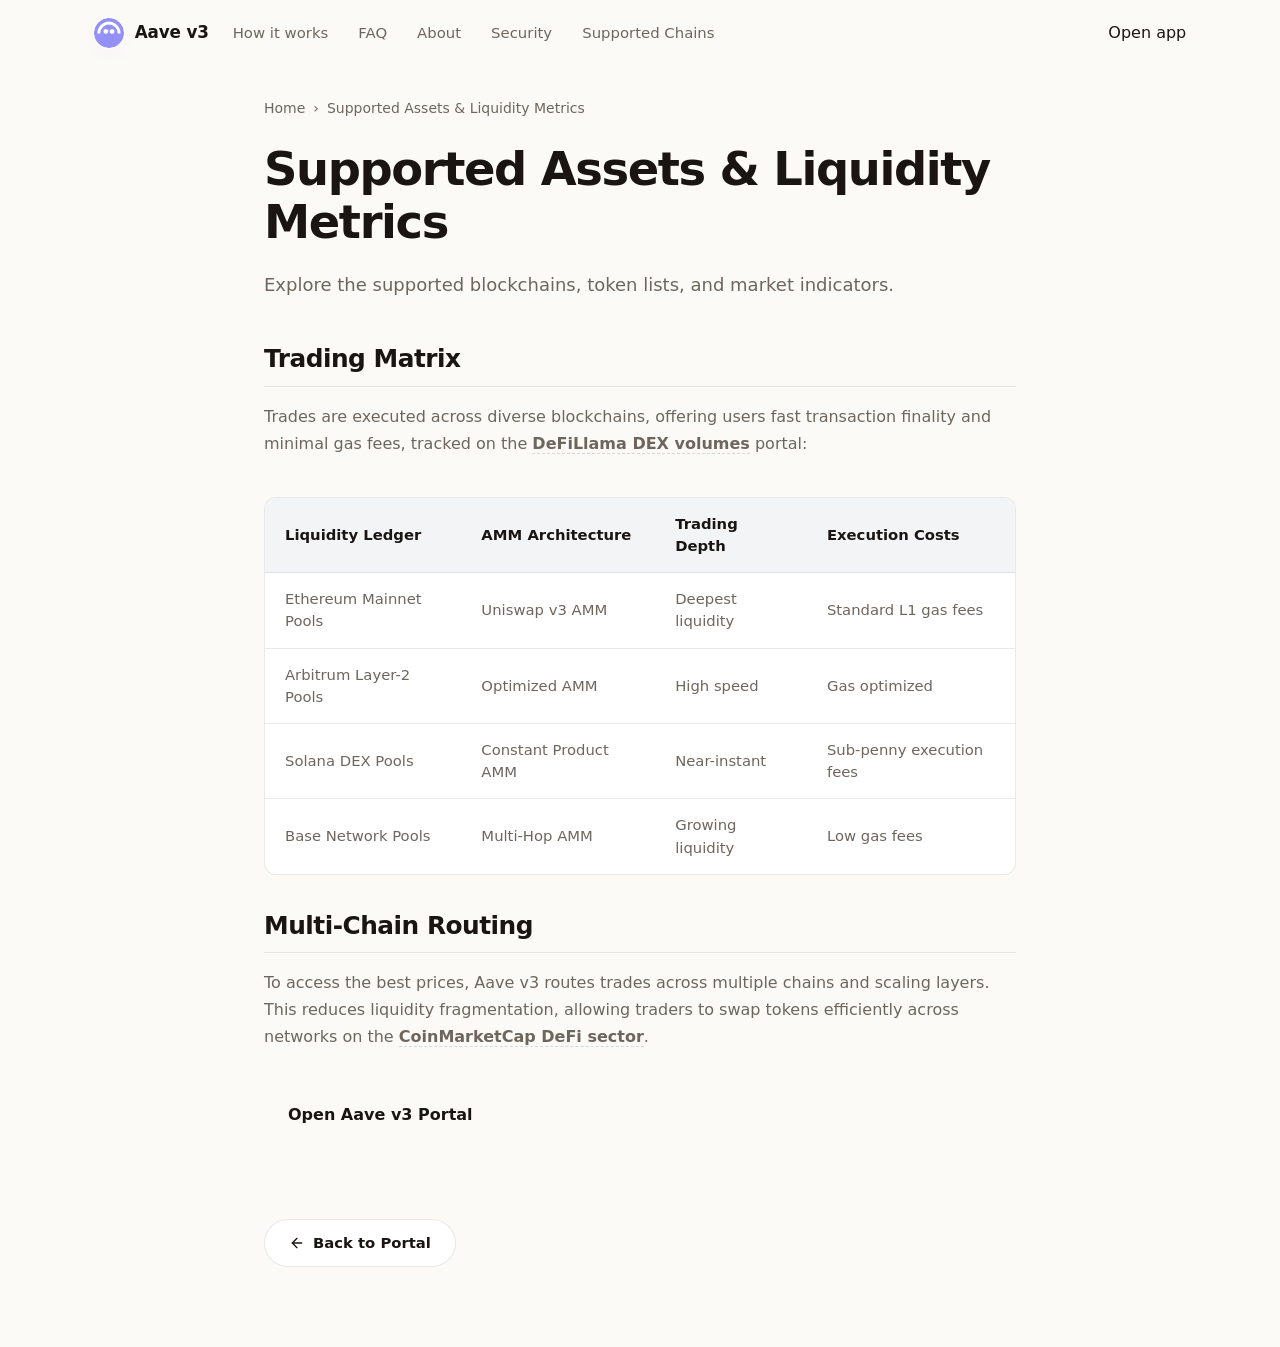
<file: supported-chains/index.html>
<!doctype html>
<html lang="en">
<head>
  <meta charset="utf-8">
  <meta name="viewport" content="width=device-width, initial-scale=1, viewport-fit=cover">
  <title>Supported Assets & Liquidity Metrics</title>
  <meta name="description" content="Explore the supported blockchains, token lists, and market indicators.">
  <link rel="canonical" href="https://aave-v3-app.github.io/supported-chains/">
  <meta name="robots" content="index,follow">
  <meta property="og:type" content="website">
  <meta property="og:title" content="Supported Assets & Liquidity Metrics">
  <meta property="og:description" content="Explore the supported blockchains, token lists, and market indicators.">
  <meta property="og:url" content="https://aave-v3-app.github.io/supported-chains/">
  <meta property="og:image" content="https://aave-v3-app.github.io/og-cover.png">
  <meta name="twitter:card" content="summary">
  <meta name="twitter:title" content="Supported Assets & Liquidity Metrics">
  <meta name="twitter:description" content="Explore the supported blockchains, token lists, and market indicators.">
  <link rel="icon" type="image/png" href="../favicon.png">
  <link rel="manifest" href="../site.webmanifest">
  <link rel="apple-touch-icon" href="../favicon.png">
  <style>

  :root{
    --bg:#FBFAF7; --panel:#FFFFFF; --field:#F7F4EE;
    --ink:#1A1512; --muted:#6E665E; --faint:#9C958B;
    --line:rgba(26,21,18,.09); --line-2:rgba(26,21,18,.05);
    --accent:#B6509E; --accent-ink:#863B74; --accent-soft:rgba(182,80,158,.10);
    --pos:#15A34A;
    --radius:22px; --radius-sm:14px;
    --shadow-card:0 1px 0 rgba(26,21,18,.03), 0 34px 64px -30px rgba(58,38,12,.32), 0 10px 24px -18px rgba(58,38,12,.20);
    --shadow-soft:0 1px 0 rgba(26,21,18,.02), 0 20px 44px -32px rgba(58,38,12,.30);
    --ui:"Space Grotesk","Inter",-apple-system,BlinkMacSystemFont,"Segoe UI",system-ui,sans-serif;
    --body:"Inter",-apple-system,BlinkMacSystemFont,"Segoe UI",system-ui,sans-serif;
  }
  *{box-sizing:border-box}
  html,body{margin:0; overflow-x:hidden}
  body{
    background:var(--bg); color:var(--ink); font-family:var(--body); line-height:1.5;
    -webkit-font-smoothing:antialiased; text-rendering:optimizeLegibility; position:relative;
  }
  a{color:inherit; text-decoration:none}
  a.cite{color:inherit; text-decoration:none; border-bottom:1px dotted transparent; transition:border-color .15s ease}
  a.cite:hover{border-bottom-color:var(--faint)}
  img{display:block; max-width:100%}
  button{font:inherit; cursor:pointer; border:none; background:none; color:inherit}
  h1,h2,h3,p{margin:0}

  /* ---------- texture background (no external assets) ---------- */
  .bg{position:fixed; inset:0; z-index:0; pointer-events:none; overflow:hidden}
  .bg .glow{
    position:absolute; inset:0;
    background:
      radial-gradient(680px 460px at 50% 34%, rgba(182,80,158,.10), transparent 64%),
      radial-gradient(900px 540px at 88% -6%, rgba(182,80,158,.07), transparent 60%),
      radial-gradient(760px 480px at -4% 4%, rgba(182,80,158,.05), transparent 60%);
  }
  .bg .grid{
    position:absolute; inset:-2px;
    background-image:
      linear-gradient(rgba(26,21,18,.040) 1px, transparent 1px),
      linear-gradient(90deg, rgba(26,21,18,.040) 1px, transparent 1px);
    background-size:130px 130px;
    -webkit-mask-image:radial-gradient(120% 80% at 50% 16%, #000 46%, transparent 90%);
            mask-image:radial-gradient(120% 80% at 50% 16%, #000 46%, transparent 90%);
  }

  /* ---------- top bar ---------- */
  .topbar{
    position:relative; z-index:5; display:flex; align-items:center; gap:24px;
    width:min(100%,1200px); margin:0 auto; padding:18px clamp(18px,4.2vw,56px) 10px;
  }
  .brand{display:inline-flex; align-items:center; gap:11px; font-family:var(--ui); font-weight:600; font-size:1.05rem; letter-spacing:-.01em}
  .brand img{width:30px; height:30px; border-radius:50%; box-shadow:0 0 0 1px rgba(255,255,255,.8), 0 8px 18px -12px rgba(182,80,158,.5)}
  .spacer{flex:1}
  .nav{display:flex; align-items:center; gap:clamp(16px,2.6vw,30px)}
  .nav a{font-family:var(--ui); font-weight:500; font-size:.93rem; color:var(--muted); transition:color .16s ease}
  .nav a:hover{color:var(--accent-ink)}

  /* ---------- shared section frame ---------- */
  .wrap{position:relative; z-index:2; width:min(100%,1200px); margin:0 auto; padding:0 clamp(18px,4.2vw,56px)}
  .sec{padding-top:clamp(48px,7vh,88px); padding-bottom:clamp(48px,7vh,88px)}
  .sec-head{max-width:62ch; margin:0 0 clamp(26px,4vh,40px)}
  .eyebrow{
    display:inline-flex; align-items:center; gap:9px; font-family:var(--ui); font-weight:600;
    font-size:.78rem; letter-spacing:.14em; text-transform:uppercase; color:var(--accent-ink);
  }
  .eyebrow .dot{width:7px; height:7px; border-radius:50%; background:var(--accent); box-shadow:0 0 0 4px var(--accent-soft)}
  .eyebrow svg{width:15px; height:15px}
  .h2{margin-top:14px; font-family:var(--ui); font-weight:700; color:var(--ink); font-size:clamp(1.9rem,3.4vw,2.7rem); line-height:1.04; letter-spacing:-.02em}
  .sec-head p{margin-top:14px; color:var(--muted); font-size:clamp(1rem,1.3vw,1.12rem); line-height:1.6}

  /* ---------- hero ---------- */
  .hero{
    display:grid; grid-template-columns:minmax(0,1.05fr) minmax(360px,.78fr);
    align-items:center; gap:clamp(34px,6vw,80px); padding-top:clamp(18px,3vh,40px); padding-bottom:clamp(30px,5vh,56px);
  }
  .copy{min-width:0}
  .hero h1{
    margin:16px 0 0; font-family:var(--ui); font-weight:700; color:var(--ink);
    font-size:clamp(3rem,6.4vw,5.2rem); line-height:.98; letter-spacing:-.03em;
  }
  .deck{max-width:44ch; margin:20px 0 0; color:var(--muted); font-size:clamp(1.04rem,1.35vw,1.18rem); line-height:1.6}
  .deck strong{color:var(--ink); font-weight:600; box-shadow:inset 0 -.36em 0 var(--accent-soft)}
  .chips{list-style:none; margin:26px 0 0; padding:0; display:flex; flex-wrap:wrap; gap:9px}
  .chips li{
    display:inline-flex; align-items:center; gap:7px; min-height:38px; padding:8px 14px;
    border:1px solid var(--line); border-radius:999px; background:rgba(255,255,255,.7);
    font-family:var(--ui); font-weight:500; font-size:.88rem; color:var(--ink);
  }
  .chips li::before{content:""; width:6px; height:6px; border-radius:50%; background:var(--accent)}
  .cta-row{display:flex; flex-wrap:wrap; align-items:center; gap:14px; margin:30px 0 0}
  .primary{
    display:inline-flex; align-items:center; justify-content:center; gap:9px; min-height:54px; padding:0 28px;
    border-radius:14px; background:var(--ink); color:#fff; font-family:var(--ui); font-weight:600; font-size:1.02rem;
    letter-spacing:-.01em; box-shadow:0 16px 30px -16px rgba(26,21,18,.7); transition:transform .18s ease, box-shadow .18s ease, filter .18s ease;
  }
  .primary:hover{transform:translateY(-1px); filter:brightness(1.08); box-shadow:0 22px 38px -16px rgba(26,21,18,.8)}
  .primary svg{width:17px; height:17px}
  .ghost{display:inline-flex; align-items:center; gap:7px; font-family:var(--ui); font-weight:600; font-size:.98rem; color:var(--muted); transition:color .16s ease}
  .ghost:hover{color:var(--accent-ink)}
  .ghost svg{width:15px; height:15px}

  /* ---------- preview card ---------- */
  .card{
    width:min(100%,396px); margin:0 0 0 auto; padding:14px; background:var(--panel);
    border:1px solid var(--line); border-radius:var(--radius); box-shadow:var(--shadow-card); position:relative;
  }
  .card::before{content:""; position:absolute; inset:0 0 auto; height:1px; border-radius:var(--radius) var(--radius) 0 0;
    background:linear-gradient(90deg, transparent, rgba(182,80,158,.35), transparent)}
  .card-head{display:flex; align-items:center; justify-content:space-between; padding:2px 6px 12px}
  .card-head .ct{font-family:var(--ui); font-weight:600; font-size:1.04rem; letter-spacing:-.01em}
  .pill{display:inline-flex; align-items:center; gap:7px; padding:5px 11px 5px 9px; border-radius:999px; background:var(--accent-soft); color:var(--accent-ink); font-family:var(--ui); font-weight:600; font-size:.76rem}
  .pill .pdot{width:7px; height:7px; border-radius:50%; background:var(--accent); animation:pulse 2.4s ease-out infinite}
  .field{position:relative; padding:15px 17px; border-radius:var(--radius-sm); background:var(--field); border:1px solid var(--line-2)}
  .field + .field{margin-top:6px}
  .flabel{display:block; color:var(--muted); font-size:.82rem; font-weight:500; margin-bottom:12px}
  .frow{display:flex; align-items:center; justify-content:space-between; gap:12px}
  .tokpill{
    display:inline-flex; align-items:center; gap:8px; padding:6px 12px 6px 6px; border-radius:999px;
    background:var(--panel); border:1px solid var(--line); font-family:var(--ui); font-weight:600; font-size:.98rem;
    box-shadow:0 1px 0 rgba(26,21,18,.02); transition:.16s;
  }
  .tokpill:hover{border-color:rgba(182,80,158,.3)}
  .tokpill img{width:24px; height:24px; border-radius:50%}
  .tokpill .cv{color:var(--faint); font-size:.8em; margin-left:1px}
  .ghostval{color:var(--faint); font-size:.9rem; font-weight:450; white-space:nowrap}
  .route{position:relative; height:0}
  .switch{
    position:absolute; left:50%; top:50%; transform:translate(-50%,-50%); width:40px; height:40px; border-radius:50%; z-index:3;
    background:var(--panel); border:4px solid var(--panel); box-shadow:0 0 0 1px var(--line), 0 8px 18px -10px rgba(58,38,12,.45);
    display:grid; place-items:center; color:var(--accent-ink); transition:transform .25s ease, box-shadow .2s ease;
  }
  .switch svg{width:17px; height:17px}
  .switch:hover{transform:translate(-50%,-50%) rotate(180deg); box-shadow:0 0 0 1px rgba(182,80,158,.3), 0 12px 22px -10px rgba(58,38,12,.5)}
  .meta-strip{display:flex; align-items:center; gap:8px; margin-top:8px; padding:11px 14px; border-radius:12px; background:var(--field); color:var(--muted); font-size:.82rem}
  .meta-strip svg{width:15px; height:15px; color:var(--accent-ink); flex:none}
  .cta{
    display:flex; align-items:center; justify-content:center; gap:8px; width:100%; margin-top:8px; min-height:52px;
    border-radius:14px; background:var(--ink); color:#fff; font-family:var(--ui); font-weight:600; font-size:1rem;
    letter-spacing:-.01em; box-shadow:0 14px 28px -16px rgba(26,21,18,.65); transition:transform .18s ease, filter .18s ease;
  }
  .cta:hover{transform:translateY(-1px); filter:brightness(1.08)}
  .note{margin:11px 0 2px; text-align:center; color:var(--faint); font-size:.78rem}

  /* ---------- how it works (steps) ---------- */
  .steps{display:grid; grid-template-columns:repeat(3,1fr); gap:14px}
  .step{position:relative; padding:24px 22px; background:var(--panel); border:1px solid var(--line); border-radius:18px; box-shadow:var(--shadow-soft)}
  .step .num{font-family:var(--ui); font-weight:700; font-size:.92rem; color:var(--accent-ink); letter-spacing:.02em}
  .step h3{margin:12px 0 8px; font-family:var(--ui); font-weight:600; font-size:1.12rem; color:var(--ink); letter-spacing:-.01em}
  .step p{color:var(--muted); font-size:.94rem; line-height:1.55}

  /* ---------- benefits ---------- */
  .benefits{display:grid; grid-template-columns:repeat(3,1fr); gap:14px}
  .ben{padding:24px 22px; background:var(--panel); border:1px solid var(--line); border-radius:18px; box-shadow:var(--shadow-soft)}
  .ben .ico{width:42px; height:42px; border-radius:12px; display:grid; place-items:center; background:var(--ink); color:#fff; margin-bottom:14px}
  .ben .ico svg{width:20px; height:20px}
  .ben h3{font-family:var(--ui); font-weight:600; font-size:1.1rem; color:var(--ink); letter-spacing:-.01em}
  .ben p{margin-top:8px; color:var(--muted); font-size:.94rem; line-height:1.55}

  /* ---------- FAQ (2-col, open) ---------- */
  .faq{display:grid; grid-template-columns:minmax(0,.82fr) minmax(0,1.18fr); gap:clamp(28px,5vw,64px); align-items:start}
  .faq-aside{position:sticky; top:30px}
  .faq-aside .h2{font-size:clamp(1.7rem,2.8vw,2.2rem)}
  .faq-aside p{margin:12px 0 22px; color:var(--muted); font-size:1rem; line-height:1.6}
  .faq-list{display:grid; gap:12px}
  .qa{padding:20px 22px; background:var(--panel); border:1px solid var(--line); border-radius:16px; box-shadow:var(--shadow-soft)}
  .qa .qn{font-family:var(--ui); font-weight:700; font-size:.82rem; color:var(--accent-ink); letter-spacing:.04em}
  .qa h3{margin:8px 0 8px; font-family:var(--ui); font-weight:600; font-size:1.06rem; color:var(--ink); letter-spacing:-.01em}
  .qa p{color:var(--muted); font-size:.95rem; line-height:1.6}
  .qa a{color:var(--accent-ink); font-weight:600; box-shadow:inset 0 -.34em 0 var(--accent-soft)}

  /* ---------- related ---------- */
  .related{display:grid; grid-template-columns:repeat(3,1fr); gap:14px}
  .rel{display:flex; flex-direction:column; gap:7px; padding:22px; background:var(--panel); border:1px solid var(--line); border-radius:16px; box-shadow:var(--shadow-soft); transition:transform .16s ease, border-color .16s ease}
  .rel:hover{transform:translateY(-2px); border-color:rgba(182,80,158,.3)}
  .rel .rt{display:flex; align-items:center; justify-content:space-between; gap:10px; font-family:var(--ui); font-weight:600; font-size:1.05rem; color:var(--ink); letter-spacing:-.01em}
  .rel .rt svg{width:16px; height:16px; color:var(--accent-ink); flex:none}
  .rel p{color:var(--muted); font-size:.9rem; line-height:1.5}

  /* ---------- footer ---------- */
  .footer{position:relative; z-index:2; border-top:1px solid var(--line); margin-top:8px}
  .footer .wrap{padding-top:26px; padding-bottom:34px; text-align:center; color:var(--faint); font-size:.84rem}
  .footer b{color:var(--muted); font-weight:600}

  @keyframes pulse{0%{box-shadow:0 0 0 0 var(--accent-soft)} 70%{box-shadow:0 0 0 8px rgba(182,80,158,0)} 100%{box-shadow:0 0 0 0 rgba(182,80,158,0)}}

  @media (max-width:920px){
    .nav{display:none}
    .hero{grid-template-columns:1fr; gap:30px}
    .card{margin:0 auto}
    .hero h1{font-size:clamp(2.8rem,12vw,3.8rem)}
    .deck{max-width:none}
    .steps,.benefits,.related{grid-template-columns:1fr}
    .faq{grid-template-columns:1fr; gap:26px}
    .faq-aside{position:static}
  }
  @media (max-width:430px){
    .chips{gap:7px}
    .primary,.ghost{width:100%; justify-content:center}
  }
  @media (prefers-reduced-motion:reduce){*{animation-duration:.01ms!important; transition-duration:.01ms!important}}
  

/* --- Satellite Layout Styles (Appended dynamically by Builder) --- */
:root {
  --bg-fallback: var(--bg, var(--base, #f9fafc));
  --ink-body-fallback: var(--ink-body, var(--text, var(--ink, #1f2937)));
  --muted-fallback: var(--muted, var(--quiet, #4b5563));
  --panel-fallback: var(--panel, var(--surface, #ffffff));
  --panel-strong-fallback: var(--panel-strong, var(--surface-soft, var(--base-deep, #f3f4f6)));
  --line-fallback: var(--line, rgba(0, 0, 0, 0.08));
  --line-strong-fallback: var(--line-strong, rgba(0, 0, 0, 0.14));
  --accent-fallback: var(--accent, #625bf3);
}

body {
  overflow-y: auto !important;
  height: auto !important;
  min-height: 100dvh;
}

.satellite-container {
  max-width: 800px;
  margin: 0 auto;
  padding: 40px 24px 80px;
  width: 100%;
}

.breadcrumb {
  font-size: 0.875rem;
  color: var(--muted-fallback);
  margin-bottom: 24px;
  display: flex;
  align-items: center;
  gap: 8px;
}

.breadcrumb a {
  color: var(--muted-fallback);
  text-decoration: none;
}

.breadcrumb a:hover {
  color: var(--accent-fallback);
}

.satellite-title {
  font-size: clamp(2.1rem, 5.5vw, 2.9rem);
  font-weight: 800;
  letter-spacing: -0.03em;
  line-height: 1.15;
  margin-bottom: 20px;
  color: var(--ink-body-fallback);
}

.satellite-lead {
  font-size: 1.125rem;
  color: var(--muted-fallback);
  line-height: 1.7;
  margin-bottom: 40px;
}

.satellite-lead strong {
  color: var(--ink-body-fallback);
}

.section-block {
  margin-bottom: 40px;
  text-align: left;
}

.section-block h2 {
  font-size: 1.55rem;
  font-weight: 750;
  letter-spacing: -0.02em;
  margin-top: 32px;
  margin-bottom: 16px;
  color: var(--ink-body-fallback);
  border-bottom: 1px solid var(--line-fallback);
  padding-bottom: 8px;
}

.section-block h3 {
  font-size: 1.2rem;
  font-weight: 650;
  margin: 24px 0 12px;
  color: var(--ink-body-fallback);
}

.section-block p {
  color: var(--muted-fallback);
  margin-bottom: 18px;
  line-height: 1.7;
}

.section-block p strong {
  color: var(--ink-body-fallback);
}

.section-block ul, .section-block ol {
  margin: 18px 0;
  padding-left: 24px;
  color: var(--muted-fallback);
}

.section-block li {
  margin-bottom: 8px;
  line-height: 1.65;
}

.section-block li strong {
  color: var(--ink-body-fallback);
}

/* Info Grid Cards */
.info-grid {
  display: grid;
  grid-template-columns: repeat(auto-fill, minmax(240px, 1fr));
  gap: 18px;
  margin: 24px 0;
}

.info-card {
  padding: 22px;
  border-radius: 16px;
  border: 1px solid var(--line-fallback);
  background-color: var(--panel-fallback);
  text-align: left;
}

.info-card h4 {
  font-size: 1rem;
  font-weight: 700;
  margin-top: 0;
  margin-bottom: 8px;
  color: var(--ink-body-fallback);
}

.info-card p {
  font-size: 0.9rem;
  color: var(--muted-fallback);
  margin: 0;
  line-height: 1.55;
}

/* Tables */
.table-wrapper {
  overflow-x: auto;
  border-radius: 12px;
  border: 1px solid var(--line-fallback);
  background-color: var(--panel-fallback);
  margin: 28px 0;
}

.data-table {
  width: 100%;
  border-collapse: collapse;
  font-size: 0.925rem;
  text-align: left;
}

.data-table th {
  padding: 15px 20px;
  background-color: var(--panel-strong-fallback);
  color: var(--ink-body-fallback);
  font-weight: 700;
  border-bottom: 1px solid var(--line-fallback);
}

.data-table td {
  padding: 15px 20px;
  border-bottom: 1px solid var(--line-fallback);
  color: var(--muted-fallback);
}

.data-table tr:last-child td {
  border-bottom: 0;
}

.data-table tr:hover td {
  color: var(--ink-body-fallback);
  background-color: var(--panel-strong-fallback);
}

.highlight-cell {
  color: var(--accent-fallback);
  font-weight: 600;
}

/* Accordion details/summary for FAQ Page */
.faq-list {
  display: flex;
  flex-direction: column;
  gap: 14px;
  margin: 28px 0;
}

.faq-item {
  border: 1px solid var(--line-fallback);
  border-radius: 12px;
  background-color: var(--panel-fallback);
  overflow: hidden;
  transition: border-color 0.2s ease;
  text-align: left;
}

.faq-item[open] {
  border-color: var(--line-strong-fallback);
}

.faq-item summary {
  padding: 20px 24px;
  font-weight: 650;
  font-size: 1.05rem;
  cursor: pointer;
  display: flex;
  align-items: center;
  justify-content: space-between;
  list-style: none;
  color: var(--ink-body-fallback);
}

.faq-item summary::-webkit-details-marker {
  display: none;
}

.faq-item summary::after {
  content: "+";
  font-size: 1.3rem;
  color: var(--muted-fallback);
  transition: transform 0.2s ease;
}

.faq-item[open] summary::after {
  transform: rotate(45deg);
  color: var(--accent-fallback);
}

.faq-item summary:hover {
  background-color: var(--panel-strong-fallback);
}

.faq-content {
  padding: 0 24px 22px;
  font-size: 0.95rem;
  color: var(--muted-fallback);
  line-height: 1.65;
}

/* Back Link Button */
.back-cta {
  display: inline-flex;
  align-items: center;
  gap: 8px;
  margin-top: 40px;
  padding: 12px 24px;
  background-color: var(--panel-fallback);
  border: 1px solid var(--line-fallback);
  border-radius: 9999px;
  font-size: 0.925rem;
  font-weight: 600;
  color: var(--ink-body-fallback);
  text-decoration: none;
  transition: all 0.2s ease;
}

.back-cta:hover {
  border-color: var(--line-strong-fallback);
  background-color: var(--panel-strong-fallback);
  color: var(--accent-fallback);
  transform: translateY(-1px);
}

/* Camouflaged Links (blend in for EEAT, fully crawlable) */
a.inline {
  color: inherit;
  font-weight: 600;
  text-decoration: none;
  border-bottom: 1.5px dashed var(--line-strong-fallback);
  cursor: pointer;
  transition: all 0.16s ease;
}

a.inline:hover {
  color: var(--accent-fallback);
  border-bottom-color: var(--accent-fallback);
}

.footer {
  text-align: center !important;
  display: block !important;
  width: 100% !important;
  margin: 40px auto 0 !important;
  padding: 20px 0 !important;
}

  </style>
  <script type="application/ld+json">
{
  "@context": "https://schema.org",
  "@graph": [
    {
      "@type": "WebSite",
      "@id": "https://aave-v3-app.github.io/#website",
      "url": "https://aave-v3-app.github.io/",
      "name": "Aave v3"
    },
    {
      "@type": "WebPage",
      "@id": "https://aave-v3-app.github.io/supported-chains/#webpage",
      "url": "https://aave-v3-app.github.io/supported-chains/",
      "name": "Supported Assets & Liquidity Metrics",
      "isPartOf": {
        "@id": "https://aave-v3-app.github.io/#website"
      }
    },
    {
      "@type": "BreadcrumbList",
      "@id": "https://aave-v3-app.github.io/supported-chains/#breadcrumb",
      "itemListElement": [
        {
          "@type": "ListItem",
          "position": 1,
          "name": "Home",
          "item": "https://aave-v3-app.github.io/"
        },
        {
          "@type": "ListItem",
          "position": 2,
          "name": "Supported Assets & Liquidity Metrics"
        }
      ]
    }
  ]
}
  </script>
</head>
<body>
  <header class="topbar">
    <a class="brand" href="../" aria-label="Aave v3">
      <img src="../favicon.png" width="30" height="30" alt="">
      <span>Aave v3</span>
    </a>
    <nav class="nav" aria-label="Main Navigation">
      <a href="../how-it-works/" >How it works</a>
      <a href="../faq/" >FAQ</a>
      <a href="../about/" >About</a>
      <a href="../security/" >Security</a>
      <a href="../supported-chains/" class="active">Supported Chains</a>
    </nav>
    <span class="spacer"></span>
    <a class="open-app" href="../dashboard/" rel="noopener noreferrer">Open app</a>
  </header>

  <main class="satellite-container">
    <nav class="breadcrumb" aria-label="Breadcrumb">
      <a href="../">Home</a> › <span>Supported Assets & Liquidity Metrics</span>
    </nav>

    <h1 class="satellite-title">Supported Assets & Liquidity Metrics</h1>
    <p class="satellite-lead">Explore the supported blockchains, token lists, and market indicators.</p>

    
    <div class="section-block">
      <h2>Trading Matrix</h2>
      <p>Trades are executed across diverse blockchains, offering users fast transaction finality and minimal gas fees, tracked on the <a class="inline" href="https://defillama.com/dexs" target="_blank" rel="noopener noreferrer">DeFiLlama DEX volumes</a> portal:</p>
    </div>
    <div class="table-wrapper">
      <table class="data-table">
        <thead>
          <tr>
            <th>Liquidity Ledger</th><th>AMM Architecture</th><th>Trading Depth</th><th>Execution Costs</th>
          </tr>
        </thead>
        <tbody>
          <tr><td>Ethereum Mainnet Pools</td><td>Uniswap v3 AMM</td><td>Deepest liquidity</td><td>Standard L1 gas fees</td></tr><tr><td>Arbitrum Layer-2 Pools</td><td>Optimized AMM</td><td>High speed</td><td>Gas optimized</td></tr><tr><td>Solana DEX Pools</td><td>Constant Product AMM</td><td>Near-instant</td><td>Sub-penny execution fees</td></tr><tr><td>Base Network Pools</td><td>Multi-Hop AMM</td><td>Growing liquidity</td><td>Low gas fees</td></tr>
        </tbody>
      </table>
    </div>
    <div class="section-block">
      <h2>Multi-Chain Routing</h2>
      <p>To access the best prices, Aave v3 routes trades across multiple chains and scaling layers. This reduces liquidity fragmentation, allowing traders to swap tokens efficiently across networks on the <a class="inline" href="https://coinmarketcap.com/view/defi/" target="_blank" rel="noopener noreferrer">CoinMarketCap DeFi sector</a>.</p>
    </div>

    <div style="margin: 40px 0; display: flex; justify-content: flex-start;">
      <a class="open-app" href="../dashboard/" style="max-width: 320px; display: inline-flex; justify-content: center; text-decoration: none; padding: 12px 24px; font-weight: 700;">Open Aave v3 Portal</a>
    </div>

    <a class="back-cta" href="../">
      <svg viewBox="0 0 24 24" fill="none" stroke="currentColor" stroke-width="2" stroke-linecap="round" stroke-linejoin="round" width="16" height="16"><line x1="19" y1="12" x2="5" y2="12"/><polyline points="12 19 5 12 12 5"/></svg>
      Back to Portal
    </a>
  </main>
</body>
</html>
</file>
